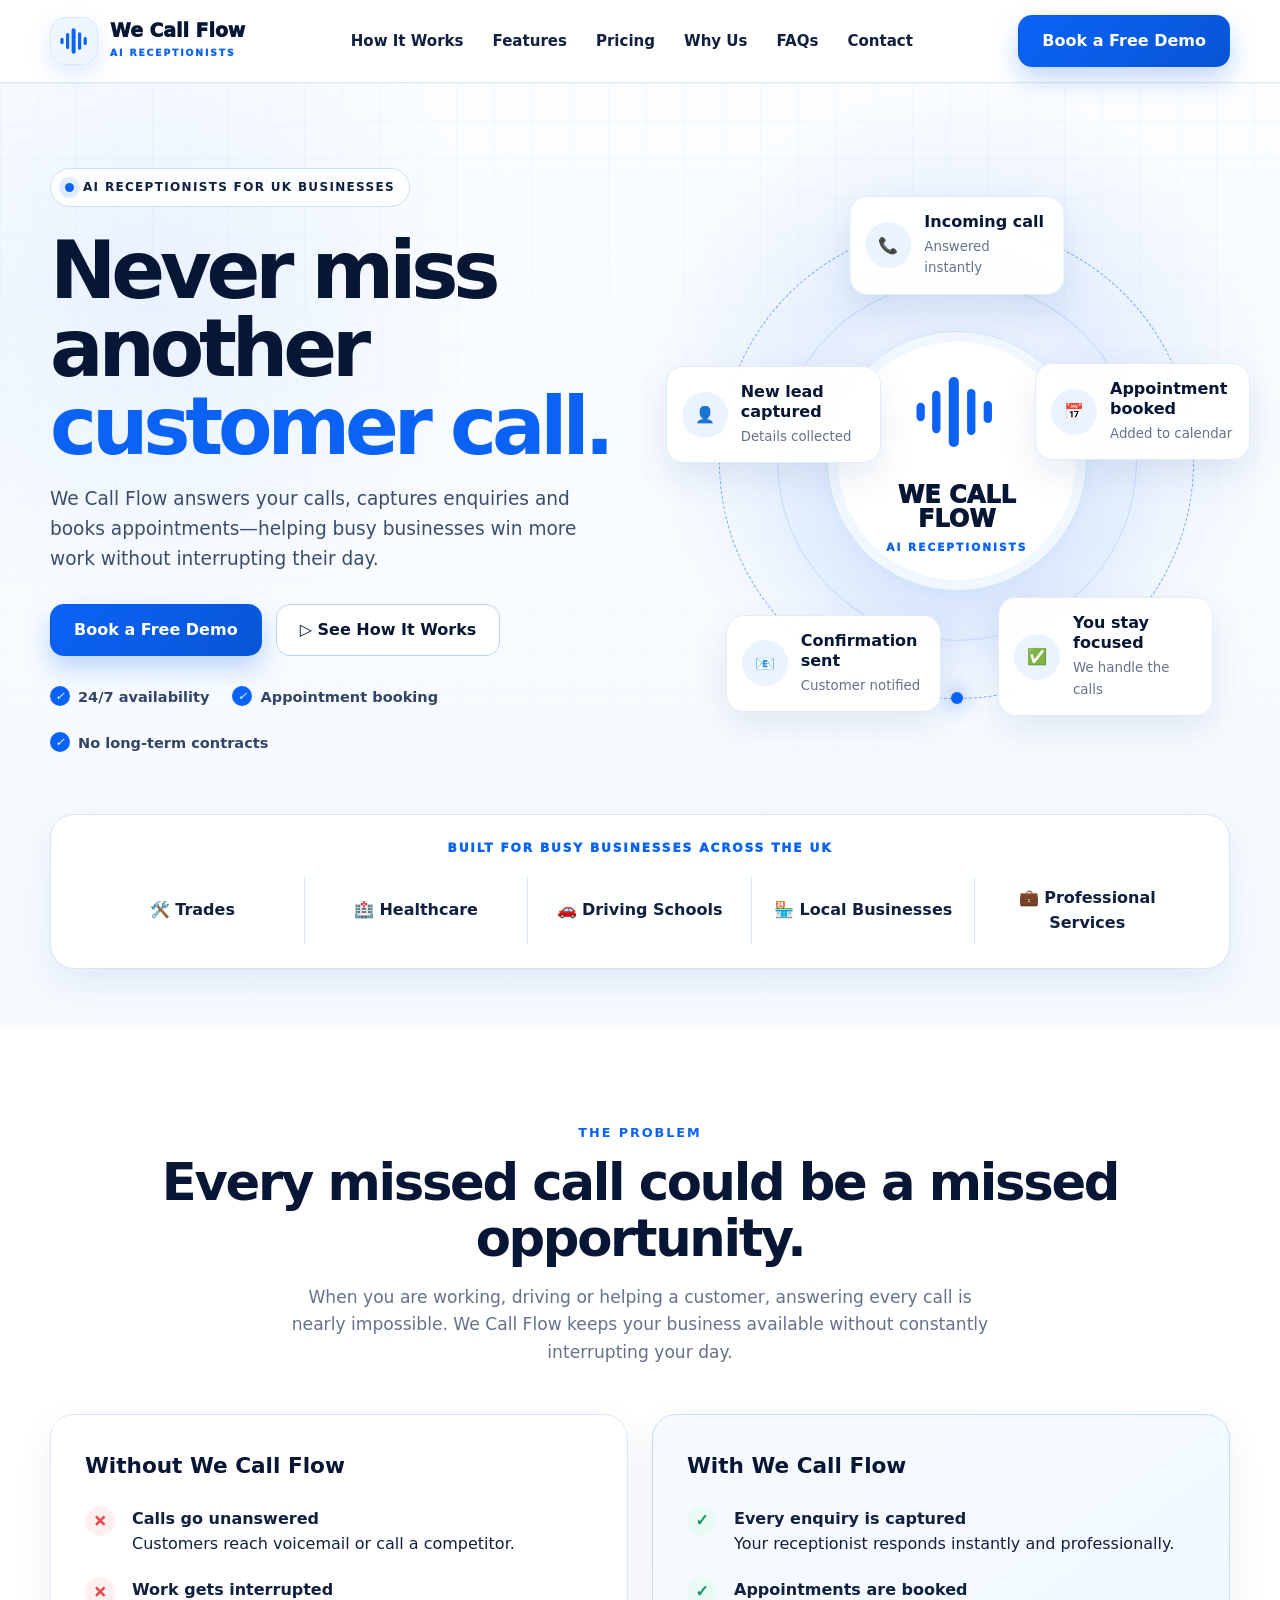
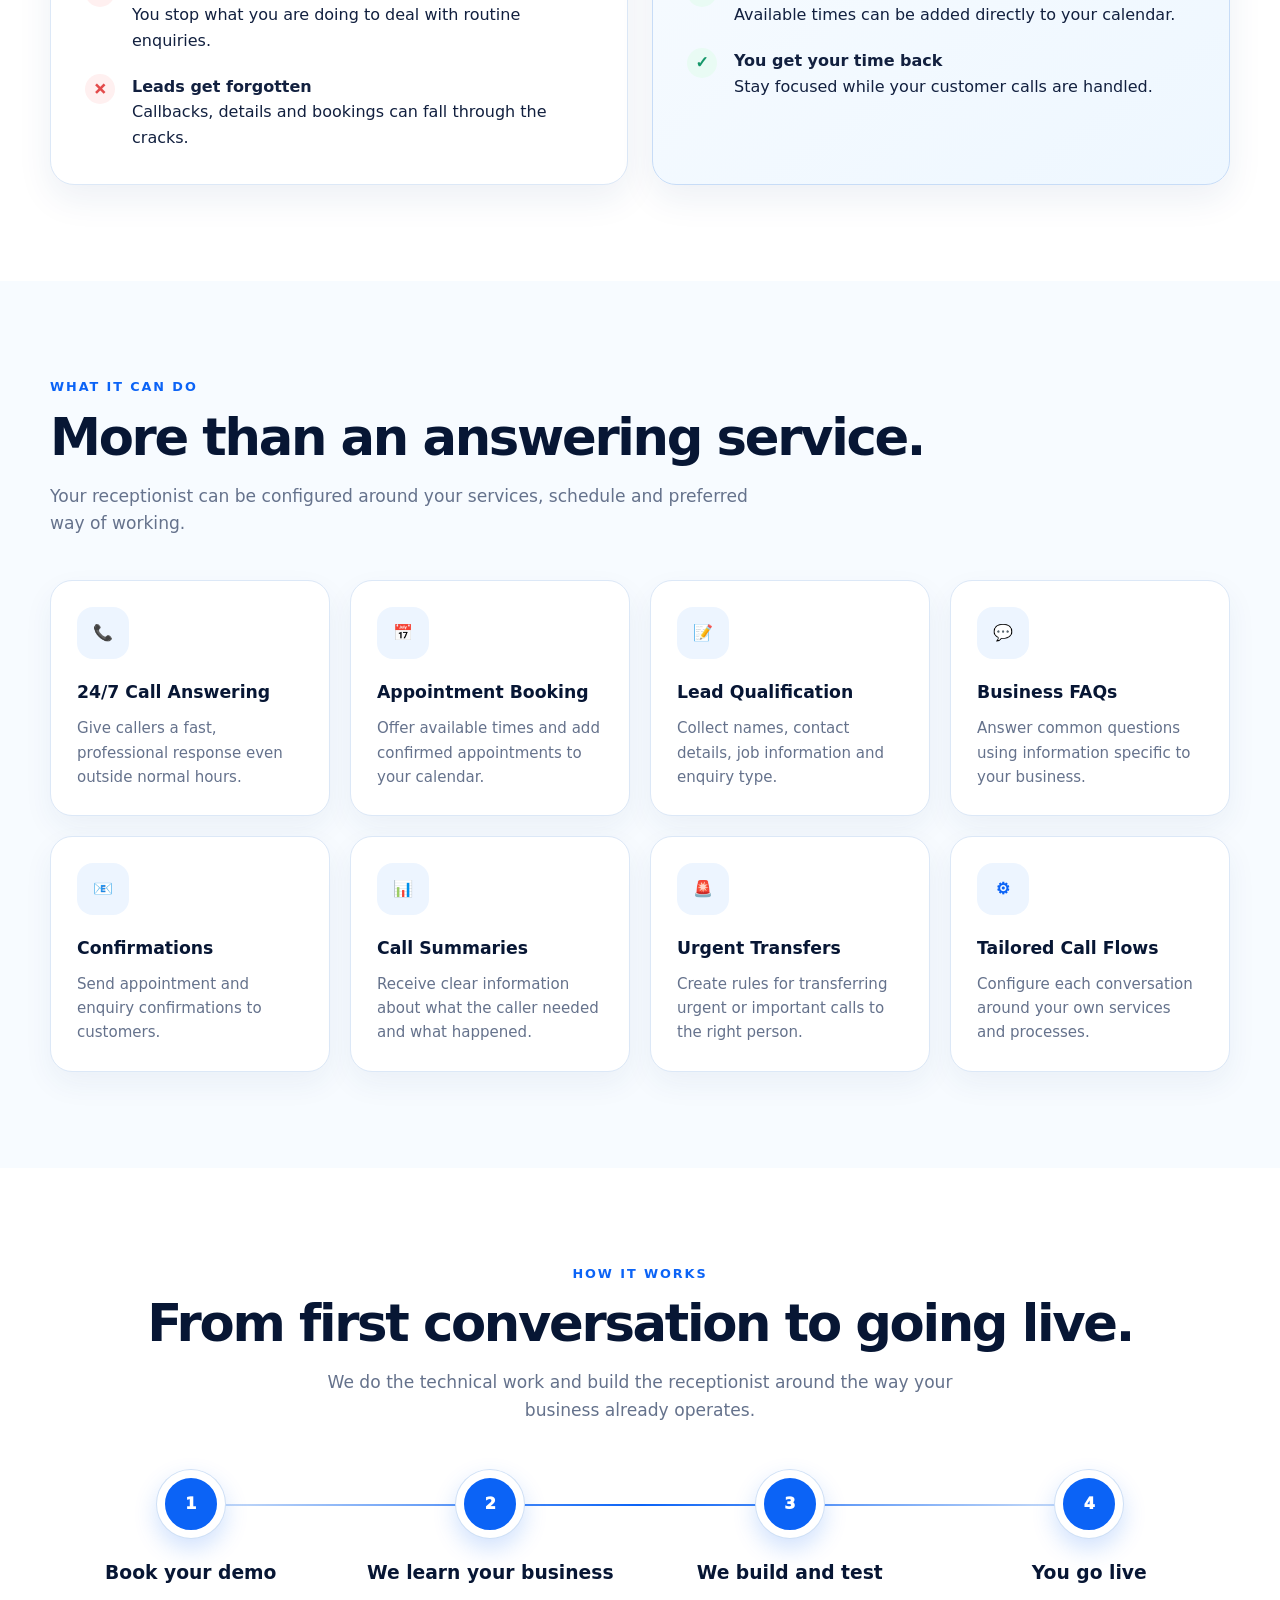
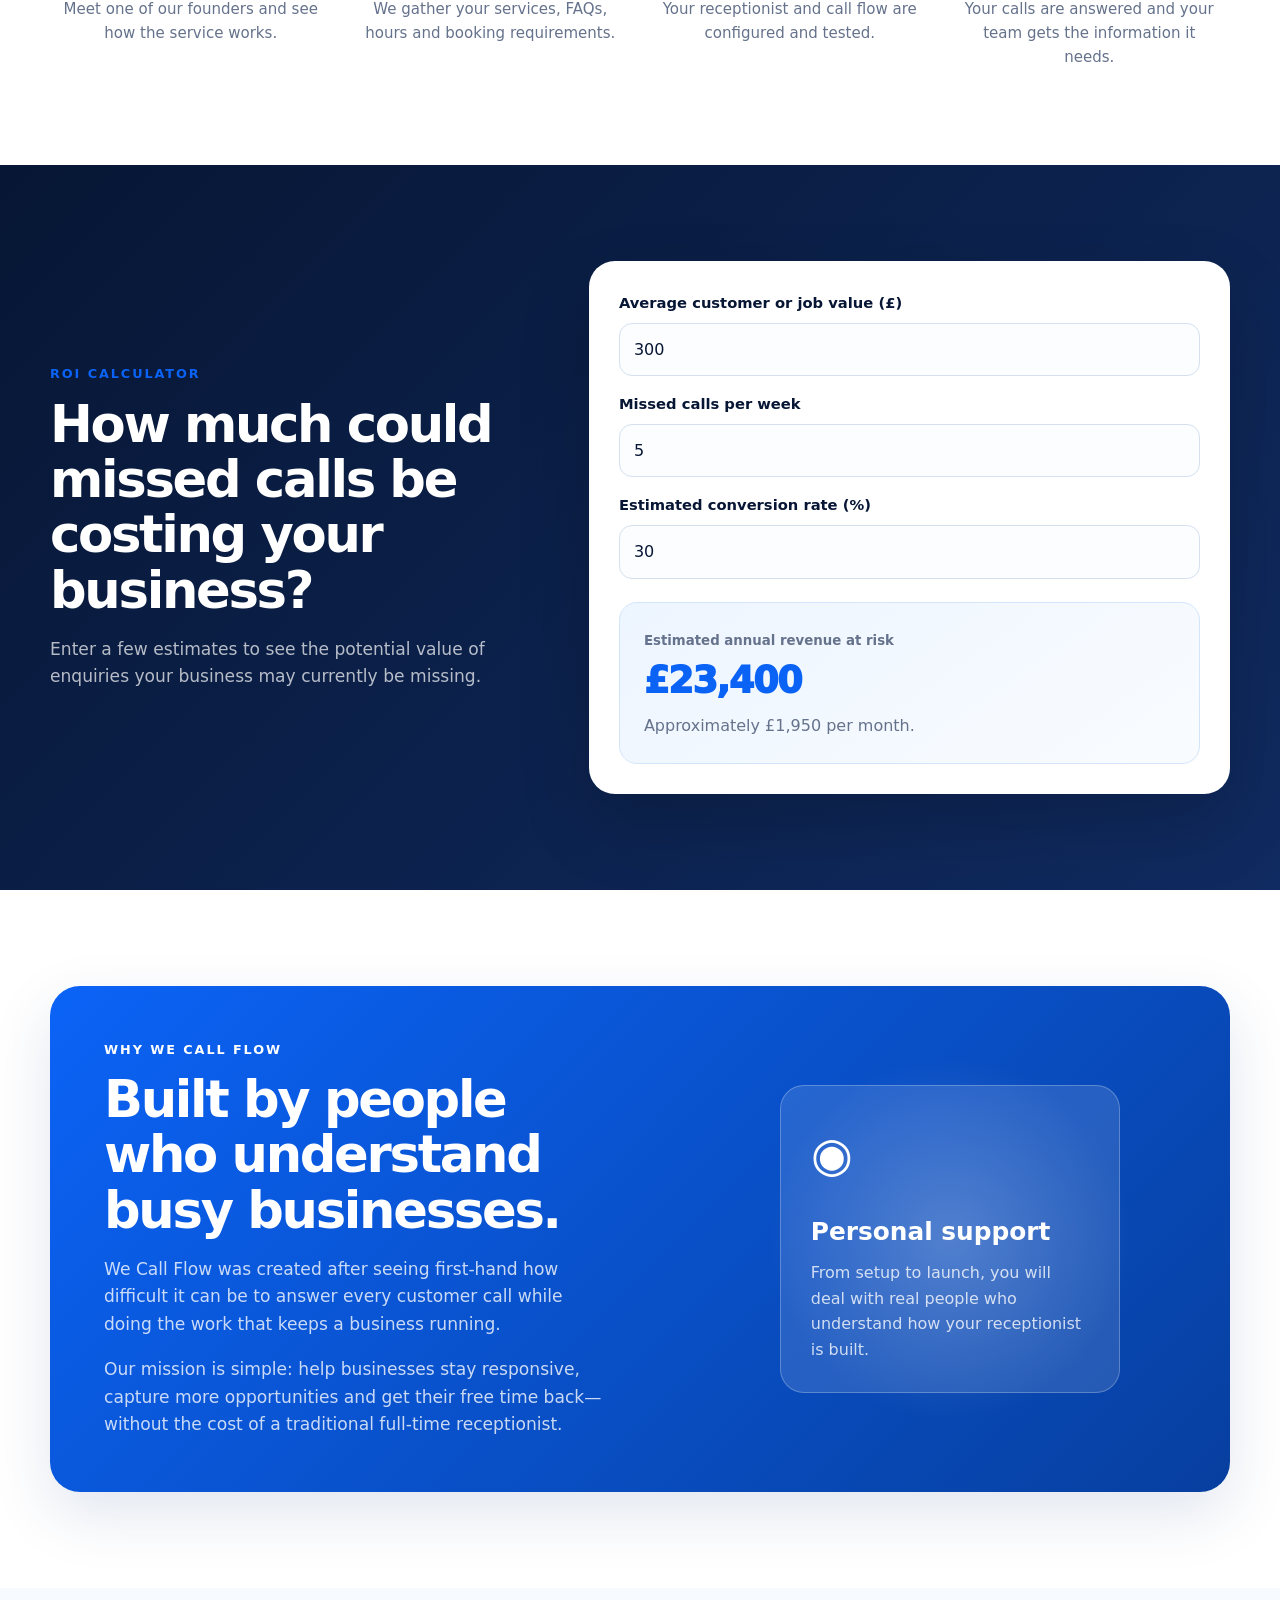
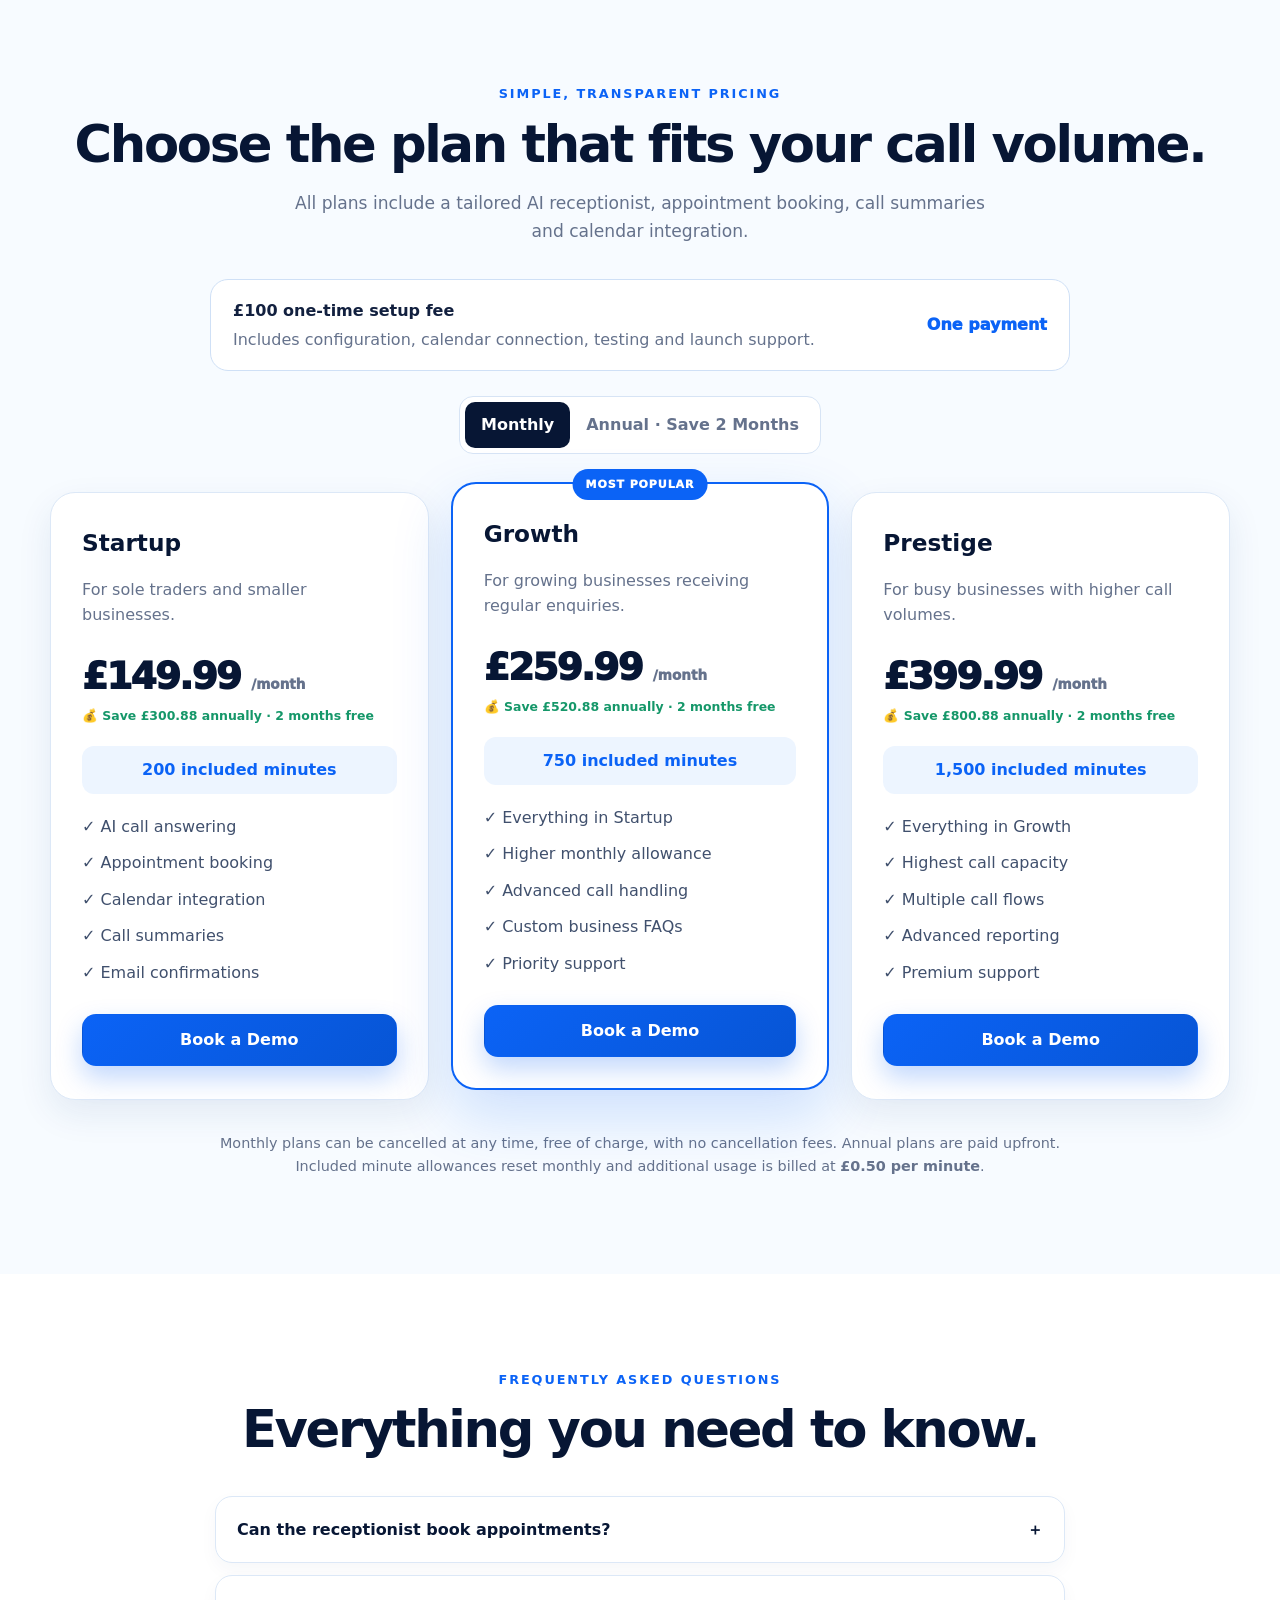
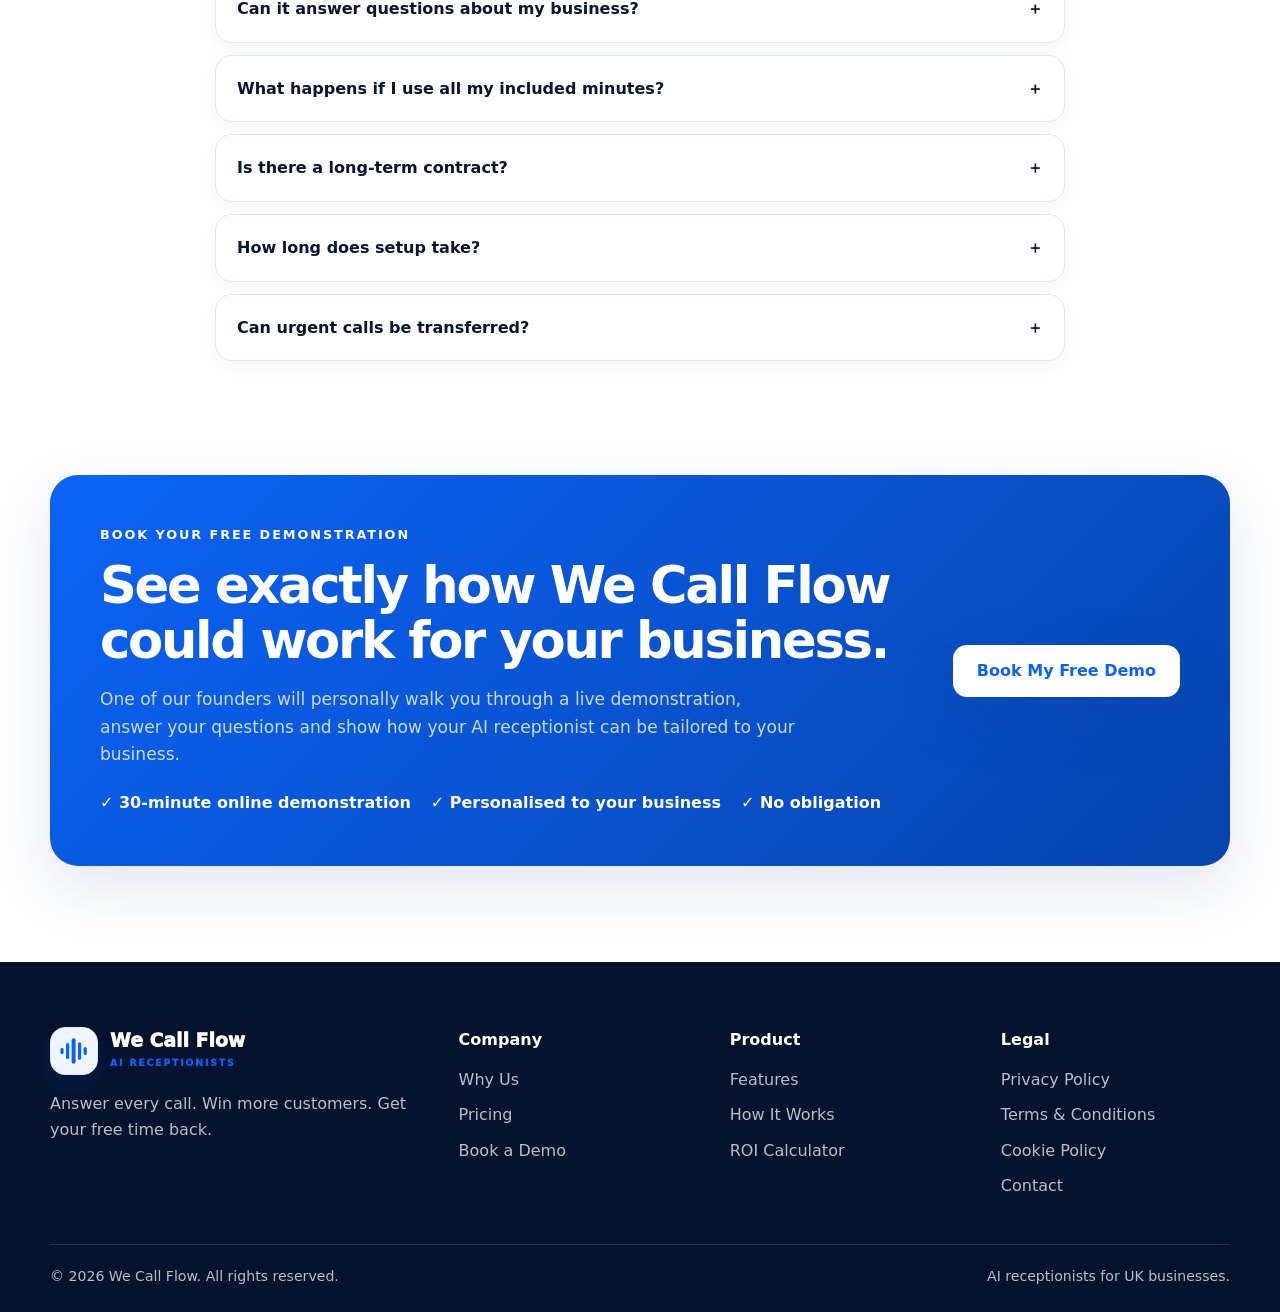
<file: index.html>
<!DOCTYPE html>
<html lang="en">
<head>
<meta charset="UTF-8">
<meta name="viewport" content="width=device-width,initial-scale=1">
<meta name="description" content="We Call Flow provides AI receptionists that answer calls, capture enquiries and book appointments for UK businesses.">
<title>We Call Flow | AI Receptionists for UK Businesses</title>
<link rel="icon" type="image/png" href="images/we-call-flow-favicon.png">
<style>
:root{--navy:#071634;--blue:#0b63f6;--blue2:#4d8eff;--text:#12203f;--muted:#65728c;--line:#dce8f7;--sky:#f5f9ff;--green:#159769;--shadow:0 22px 60px rgba(24,65,130,.13);--r:24px;--max:1180px}*{box-sizing:border-box}html{scroll-behavior:smooth}body{margin:0;font-family:Inter,system-ui,-apple-system,"Segoe UI",sans-serif;color:var(--text);line-height:1.6;background:#fff;overflow-x:hidden}a{text-decoration:none;color:inherit}button,input,select,textarea{font:inherit}.container{width:min(calc(100% - 36px),var(--max));margin:auto}.section{padding:96px 0}.kicker{margin:0 0 12px;color:var(--blue);font-size:.8rem;font-weight:900;letter-spacing:.15em;text-transform:uppercase}.title{margin:0;color:var(--navy);font-size:clamp(2rem,4vw,3.55rem);line-height:1.08;letter-spacing:-.045em}.copy{max-width:700px;margin:18px 0 0;color:var(--muted);font-size:1.07rem}.center{text-align:center}.copy.center{margin-inline:auto}.header{position:sticky;top:0;z-index:50;background:rgba(255,255,255,.9);backdrop-filter:blur(16px);border-bottom:1px solid var(--line)}.nav{height:82px;display:flex;align-items:center;justify-content:space-between;gap:24px}.brand{display:flex;align-items:center;gap:12px}.mark{width:48px;height:48px;border-radius:15px;display:grid;place-items:center;background:#eff6ff;border:1px solid #d9e8ff;box-shadow:0 10px 24px rgba(11,99,246,.13)}.brand-name{display:block;font-size:1.18rem;font-weight:950;color:var(--navy);line-height:1}.brand-sub{display:block;margin-top:6px;color:var(--blue);font-size:.58rem;font-weight:950;letter-spacing:.2em}.links{display:flex;gap:29px;font-weight:760;font-size:.94rem}.links a:hover{color:var(--blue)}.btn{display:inline-flex;align-items:center;justify-content:center;gap:9px;min-height:52px;padding:0 23px;border:1px solid transparent;border-radius:14px;font-weight:900;transition:.22s;cursor:pointer}.btn:hover{transform:translateY(-2px)}.primary{color:#fff;background:linear-gradient(135deg,var(--blue),#0755d5);box-shadow:0 12px 26px rgba(11,99,246,.25)}.outline{background:#fff;border-color:#bdd3f3;color:var(--navy)}.light{background:#fff;color:var(--blue);box-shadow:var(--shadow)}.menu{display:none;width:43px;height:43px;border:1px solid var(--line);border-radius:13px;background:#fff;padding:10px}.menu span{display:block;height:2px;background:var(--navy);margin:5px 0}.hero{position:relative;overflow:hidden;padding:85px 0 58px;background:radial-gradient(circle at 75% 34%,rgba(11,99,246,.16),transparent 28%),radial-gradient(circle at 12% 22%,rgba(125,178,255,.14),transparent 25%),linear-gradient(180deg,#fbfdff,#f5faff)}.hero:before{content:"";position:absolute;inset:0;pointer-events:none;background-image:linear-gradient(rgba(11,99,246,.035) 1px,transparent 1px),linear-gradient(90deg,rgba(11,99,246,.035) 1px,transparent 1px);background-size:38px 38px;mask-image:linear-gradient(#000,transparent 82%)}.hero-grid{position:relative;z-index:2;display:grid;grid-template-columns:1.02fr .98fr;gap:65px;align-items:center}.eyebrow{display:inline-flex;align-items:center;gap:9px;padding:9px 14px;border:1px solid #cfdef3;border-radius:999px;background:rgba(255,255,255,.8);font-size:.75rem;font-weight:900;letter-spacing:.11em;text-transform:uppercase}.dot{width:9px;height:9px;border-radius:50%;background:var(--blue);box-shadow:0 0 0 6px rgba(11,99,246,.11)}h1{margin:25px 0 19px;color:var(--navy);font-size:clamp(3.2rem,6.2vw,6rem);line-height:.98;letter-spacing:-.065em}h1 span{color:var(--blue)}.hero-copy{max-width:630px;color:#3c4d6c;font-size:1.16rem}.actions{display:flex;gap:14px;flex-wrap:wrap;margin-top:30px}.points{display:flex;gap:23px;flex-wrap:wrap;margin-top:29px;font-weight:800;font-size:.91rem;color:#334566}.points span{display:flex;align-items:center;gap:8px}.tick{width:20px;height:20px;border-radius:50%;display:grid;place-items:center;background:var(--blue);color:#fff;font-size:.72rem}.visual{position:relative;min-height:570px;display:grid;place-items:center}.orbit{position:absolute;width:min(475px,90vw);aspect-ratio:1;border-radius:50%;border:1px dashed rgba(11,99,246,.55);animation:spin 34s linear infinite}.orbit:before,.orbit:after{content:"";position:absolute;width:12px;height:12px;border-radius:50%;background:var(--blue);box-shadow:0 0 20px rgba(11,99,246,.8)}.orbit:before{top:-6px;left:50%;transform:translateX(-50%)}.orbit:after{bottom:-6px;left:50%;transform:translateX(-50%)}.glow{position:absolute;width:360px;aspect-ratio:1;border-radius:50%;border:1px solid rgba(11,99,246,.14);background:radial-gradient(circle,rgba(11,99,246,.12),rgba(255,255,255,.5) 55%,transparent 72%)}.core{position:relative;z-index:3;width:260px;aspect-ratio:1;border-radius:50%;display:grid;place-items:center;text-align:center;padding:33px;background:#fff;border:1px solid #d4e4f8;box-shadow:0 28px 80px rgba(11,99,246,.18),inset 0 0 0 10px rgba(238,246,255,.8);animation:pulse 4s ease-in-out infinite}.core-title{margin-top:17px;color:var(--navy);font-weight:950;font-size:1.5rem;line-height:1}.core-sub{margin-top:8px;color:var(--blue);font-size:.66rem;font-weight:950;letter-spacing:.19em}.flow-card{position:absolute;z-index:4;width:215px;min-height:92px;padding:15px;display:flex;align-items:center;gap:13px;border-radius:18px;background:rgba(255,255,255,.97);border:1px solid #e2ebf7;box-shadow:0 14px 35px rgba(24,65,130,.1);animation:float 5s ease-in-out infinite}.flow-card:nth-of-type(even){animation-delay:-2.2s}.ico{flex:0 0 46px;width:46px;height:46px;border-radius:50%;display:grid;place-items:center;background:#eaf3ff;color:var(--blue);font-weight:950}.flow-card strong{display:block;color:var(--navy);line-height:1.25}.flow-card small{display:block;color:var(--muted);margin-top:4px}.call{top:20px;left:50%;transform:translateX(-50%)}.lead{left:-18px;top:190px}.book{right:-20px;top:187px}.sent{left:42px;bottom:34px}.focus{right:17px;bottom:30px}.trust{position:relative;z-index:2;margin-top:60px;padding:24px 30px;border:1px solid #d6e4f6;border-radius:24px;background:rgba(255,255,255,.92);box-shadow:0 14px 35px rgba(24,65,130,.09)}.trust-title{text-align:center;color:var(--blue);font-size:.76rem;font-weight:950;letter-spacing:.15em;text-transform:uppercase;margin-bottom:18px}.trust-items{display:grid;grid-template-columns:repeat(5,1fr)}.trust-item{display:flex;justify-content:center;align-items:center;gap:9px;padding:8px 12px;border-right:1px solid var(--line);font-weight:850;text-align:center}.trust-item:last-child{border:0}.comparison{display:grid;grid-template-columns:1fr 1fr;gap:24px;margin-top:48px}.panel{padding:34px;border:1px solid var(--line);border-radius:var(--r);background:#fff;box-shadow:0 14px 35px rgba(24,65,130,.08)}.panel.good{background:linear-gradient(145deg,#f7fbff,#eef7ff);border-color:#c7dcf7}.panel h3{margin:0 0 22px;color:var(--navy);font-size:1.35rem}.compare-list{list-style:none;margin:0;padding:0;display:grid;gap:20px}.compare-list li{display:grid;grid-template-columns:35px 1fr;gap:12px}.badge{width:30px;height:30px;border-radius:50%;display:grid;place-items:center;font-weight:950}.bad{background:#fff0f0;color:#e34b4b}.goodb{background:#e9fbf4;color:var(--green)}.features{background:#f7fbff}.feature-grid{display:grid;grid-template-columns:repeat(4,1fr);gap:20px;margin-top:42px}.feature{min-height:225px;padding:26px;border:1px solid var(--line);border-radius:22px;background:#fff;box-shadow:0 12px 30px rgba(27,66,123,.06);transition:.23s}.feature:hover{transform:translateY(-6px);box-shadow:var(--shadow)}.feature-icon{width:52px;height:52px;border-radius:16px;display:grid;place-items:center;background:#edf5ff;color:var(--blue);font-weight:950;margin-bottom:20px}.feature h3{margin:0;color:var(--navy);font-size:1.08rem}.feature p{margin:10px 0 0;color:var(--muted);font-size:.94rem}.steps{position:relative;display:grid;grid-template-columns:repeat(4,1fr);gap:18px;margin-top:46px}.steps:before{content:"";position:absolute;top:34px;left:10%;right:10%;height:2px;background:linear-gradient(90deg,#dbe8f8,var(--blue),#dbe8f8)}.step{position:relative;z-index:1;text-align:center;padding:0 10px}.num{width:68px;height:68px;margin:0 auto 20px;border-radius:50%;display:grid;place-items:center;background:var(--blue);color:#fff;border:8px solid #fff;box-shadow:0 0 0 1px #cfe0f5,0 10px 24px rgba(11,99,246,.2);font-weight:950}.step h3{margin:0;color:var(--navy)}.step p{margin:9px 0 0;color:var(--muted);font-size:.94rem}.roi{background:linear-gradient(135deg,#071634,#102b61)}.roi-grid{display:grid;grid-template-columns:.85fr 1.15fr;gap:65px;align-items:center}.roi .title,.roi .copy{color:#fff}.roi .copy{color:rgba(255,255,255,.7)}.calculator{padding:30px;border-radius:26px;background:#fff;box-shadow:0 30px 70px rgba(0,0,0,.18)}.field{display:grid;gap:8px;margin-bottom:16px}.field label{font-weight:850;color:var(--navy);font-size:.92rem}.field input,.booking-form input,.booking-form select,.booking-form textarea{width:100%;padding:13px 14px;border:1px solid #d5e1f0;border-radius:13px;background:#fbfdff;color:var(--navy);outline:none}.field input:focus,.booking-form input:focus,.booking-form select:focus,.booking-form textarea:focus{border-color:var(--blue);box-shadow:0 0 0 4px rgba(11,99,246,.1)}.result{margin-top:23px;padding:24px;border:1px solid #d3e5fb;border-radius:18px;background:linear-gradient(145deg,#edf5ff,#f9fcff)}.result small{color:var(--muted);font-weight:800}.result-number{font-size:2.3rem;font-weight:950;color:var(--blue);letter-spacing:-.04em}.result p{margin:2px 0 0;color:var(--muted)}.about-card{display:grid;grid-template-columns:1.05fr .95fr;overflow:hidden;border-radius:30px;background:linear-gradient(135deg,#0b63f6,#073f9f);box-shadow:var(--shadow)}.about-copy{padding:54px}.about-card .kicker,.about-card .title,.about-card .copy{color:#fff}.about-card .copy{color:rgba(255,255,255,.78)}.about-visual{min-height:400px;padding:42px;display:grid;place-items:center;background:radial-gradient(circle,rgba(255,255,255,.2),transparent 48%)}.support{max-width:340px;padding:30px;border:1px solid rgba(255,255,255,.25);border-radius:24px;background:rgba(255,255,255,.12);color:#fff}.support h3{font-size:1.55rem;margin:20px 0 8px}.support p{margin:0;color:rgba(255,255,255,.78)}.pricing{background:#f7fbff}.setup{max-width:860px;margin:34px auto 24px;padding:18px 22px;border:1px solid #cfe0f6;border-radius:18px;background:#fff;display:flex;justify-content:space-between;gap:20px;align-items:center}.setup p{margin:3px 0 0;color:var(--muted)}.toggle{width:max-content;margin:25px auto 38px;padding:5px;border:1px solid #d7e4f5;border-radius:14px;background:#fff}.toggle button{border:0;background:transparent;padding:10px 16px;border-radius:10px;font-weight:850;color:var(--muted);cursor:pointer}.toggle .active{background:var(--navy);color:#fff}.pricing-grid{display:grid;grid-template-columns:repeat(3,1fr);gap:22px}.price-card{position:relative;padding:31px;border:1px solid var(--line);border-radius:25px;background:#fff;box-shadow:0 14px 35px rgba(24,65,130,.09)}.price-card.popular{transform:translateY(-10px);border:2px solid var(--blue);box-shadow:0 25px 60px rgba(11,99,246,.18)}.popular-tag{position:absolute;top:-15px;left:50%;transform:translateX(-50%);padding:7px 13px;border-radius:999px;background:var(--blue);color:#fff;font-size:.69rem;font-weight:950;letter-spacing:.08em;white-space:nowrap}.price-card h3{margin:0;color:var(--navy);font-size:1.45rem}.price-sub{min-height:48px;color:var(--muted)}.price{margin-top:18px;color:var(--navy);font-size:2.35rem;font-weight:950;letter-spacing:-.05em}.price small{font-size:.85rem;color:var(--muted);letter-spacing:0}.saving{display:block;color:var(--green);font-size:.78rem;font-weight:850}.minutes{margin:20px 0;padding:11px 12px;border-radius:12px;background:#edf5ff;color:var(--blue);font-weight:900;text-align:center}.price-list{list-style:none;margin:0 0 28px;padding:0;display:grid;gap:11px;color:#40506d}.price-card .btn{width:100%}.pricing-note{max-width:850px;margin:32px auto 0;text-align:center;color:var(--muted);font-size:.9rem}.faq-list{max-width:850px;margin:38px auto 0;display:grid;gap:12px}details{padding:0 21px;border:1px solid var(--line);border-radius:17px;background:#fff;box-shadow:0 7px 18px rgba(20,59,111,.04)}summary{display:flex;justify-content:space-between;gap:20px;cursor:pointer;list-style:none;padding:20px 0;font-weight:900;color:var(--navy)}summary::-webkit-details-marker{display:none}details p{margin:0;padding:0 0 20px;color:var(--muted)}.demo{padding-top:18px}.demo-card{display:grid;grid-template-columns:1fr auto;align-items:center;gap:36px;padding:50px;border-radius:28px;background:linear-gradient(135deg,#0b63f6,#0744ad);box-shadow:var(--shadow)}.demo-card .kicker,.demo-card .title,.demo-card .copy{color:#fff}.demo-card .copy{color:rgba(255,255,255,.78)}.demo-points{display:flex;gap:20px;flex-wrap:wrap;margin-top:22px;color:#fff;font-weight:800}footer{padding:65px 0 25px;background:#06132e;color:rgba(255,255,255,.72)}.footer-grid{display:grid;grid-template-columns:1.6fr repeat(3,1fr);gap:42px}.footer-title{margin-bottom:14px;color:#fff;font-weight:900}.footer-links{display:grid;gap:10px}.footer-links a:hover{color:#fff}.footer-bottom{margin-top:45px;padding-top:20px;border-top:1px solid rgba(255,255,255,.12);display:flex;justify-content:space-between;gap:20px;font-size:.88rem}.reveal{opacity:0;transform:translateY(24px);transition:.7s}.reveal.visible{opacity:1;transform:none}@keyframes spin{to{transform:rotate(360deg)}}@keyframes float{0%,100%{translate:0 0}50%{translate:0 -9px}}@keyframes pulse{50%{transform:scale(1.025)}}
@media(max-width:1050px){.links{display:none}.menu{display:block}.links.open{display:flex;position:absolute;top:82px;left:18px;right:18px;flex-direction:column;align-items:flex-start;padding:22px;background:#fff;border:1px solid var(--line);border-radius:18px;box-shadow:var(--shadow)}.nav>.btn{display:none}.hero-grid,.roi-grid,.about-card,.booking-card{grid-template-columns:1fr}.feature-grid{grid-template-columns:repeat(2,1fr)}.pricing-grid{grid-template-columns:1fr;max-width:650px;margin:auto}.price-card.popular{transform:none}.trust-items{grid-template-columns:repeat(2,1fr)}.trust-item{border-right:0;border-bottom:1px solid var(--line)}.trust-item:last-child{grid-column:1/-1}.footer-grid{grid-template-columns:1.4fr 1fr 1fr}}
@media(max-width:760px){.section{padding:75px 0}.hero{padding-top:55px}.visual{min-height:540px;transform:scale(.86);margin-inline:-45px}.lead{left:0}.book{right:0}.sent{left:20px}.focus{right:8px}.comparison,.feature-grid,.steps{grid-template-columns:1fr}.steps:before{display:none}.about-copy,.about-visual{padding:34px}.demo-card{grid-template-columns:1fr;padding:35px}.booking-form{grid-template-columns:1fr}.booking-form>*{grid-column:1/-1}.footer-grid{grid-template-columns:1fr 1fr}.footer-grid>div:first-child{grid-column:1/-1}.footer-bottom{flex-direction:column}}
@media(max-width:520px){.container{width:min(calc(100% - 24px),var(--max))}.brand-sub{display:none}.brand-name{font-size:1rem}.mark{width:42px;height:42px}h1{font-size:clamp(3rem,14vw,4.4rem)}.actions .btn{width:100%}.visual{min-height:480px;transform:scale(.7);margin-inline:-90px}.trust-items{grid-template-columns:1fr}.trust-item:last-child{grid-column:auto}.panel,.calculator,.price-card,.booking-card{padding:24px}.setup{align-items:flex-start;flex-direction:column}.footer-grid{grid-template-columns:1fr}.footer-grid>div:first-child{grid-column:auto}}

.referral-popup{position:fixed;inset:0;z-index:9999;display:grid;place-items:center;padding:20px;opacity:0;visibility:hidden;pointer-events:none;transition:opacity .25s ease,visibility .25s ease}.referral-popup.open{opacity:1;visibility:visible;pointer-events:auto}.referral-backdrop{position:absolute;inset:0;background:rgba(6,19,46,.7);backdrop-filter:blur(7px)}.referral-card{position:relative;z-index:1;width:min(100%,500px);padding:38px;border:1px solid rgba(220,232,247,.95);border-radius:27px;background:#fff;box-shadow:0 30px 90px rgba(6,19,46,.32);text-align:center;transform:translateY(24px) scale(.97);transition:transform .3s ease}.referral-popup.open .referral-card{transform:none}.referral-close{position:absolute;top:14px;right:16px;width:39px;height:39px;border:0;border-radius:50%;background:#eef6ff;color:var(--navy);font-size:1.55rem;line-height:1;cursor:pointer}.referral-icon{width:70px;height:70px;margin:0 auto 17px;display:grid;place-items:center;border-radius:21px;background:#eef6ff;font-size:2rem}.referral-label{margin:0 0 8px;color:var(--blue);font-size:.76rem;font-weight:950;letter-spacing:.14em;text-transform:uppercase}.referral-card h2{margin:0;color:var(--navy);font-size:clamp(1.9rem,5vw,2.55rem);line-height:1.05;letter-spacing:-.045em}.referral-card p{margin:16px auto 0;color:var(--muted);line-height:1.65}.referral-benefits{margin:23px 0;display:grid;gap:9px;text-align:left}.referral-benefit{padding:12px 14px;border:1px solid #cfe0f6;border-radius:13px;background:#f3f8ff;color:var(--navy);font-weight:850}.referral-card .btn{width:100%}.referral-later{margin-top:12px;border:0;background:transparent;color:var(--muted);font-weight:800;cursor:pointer}.referral-small{display:block;margin-top:18px;color:#7b879e;line-height:1.45}.popup-open{overflow:hidden}.hero .btn,.header .btn,.header a{position:relative;z-index:3}@media(max-width:520px){.referral-card{padding:33px 23px 27px}}
</style>
</head>
<body>
<header class="header"><div class="container nav"><a class="brand" href="#home"><span class="mark"><svg width="32" height="32" viewBox="0 0 40 40" fill="none"><rect x="3" y="16" width="4" height="8" rx="2" fill="#0B63F6"/><rect x="10" y="10" width="4" height="20" rx="2" fill="#0B63F6"/><rect x="17" y="4" width="5" height="32" rx="2.5" fill="#0B63F6"/><rect x="25" y="9" width="4" height="22" rx="2" fill="#0B63F6"/><rect x="32" y="15" width="4" height="10" rx="2" fill="#0B63F6"/></svg></span><span><span class="brand-name">We Call Flow</span><span class="brand-sub">AI RECEPTIONISTS</span></span></a><nav class="links" id="links"><a href="#how">How It Works</a><a href="#features">Features</a><a href="#pricing">Pricing</a><a href="#about">Why Us</a><a href="#faq">FAQs</a><a href="contact.html">Contact</a></nav><a class="btn primary" href="https://cal.com/wecallflow/consultation" target="_blank" rel="noopener noreferrer">Book a Free Demo</a><button class="menu" id="menu" type="button" aria-label="Open menu" aria-controls="links" aria-expanded="false"><span></span><span></span><span></span></button></div></header>
<main>
<section class="hero" id="home"><div class="container hero-grid"><div class="reveal"><div class="eyebrow"><span class="dot"></span>AI receptionists for UK businesses</div><h1>Never miss another <span>customer call.</span></h1><p class="hero-copy">We Call Flow answers your calls, captures enquiries and books appointments—helping busy businesses win more work without interrupting their day.</p><div class="actions"><a class="btn primary" href="https://cal.com/wecallflow/consultation" target="_blank" rel="noopener noreferrer">Book a Free Demo</a><a class="btn outline" href="#how">▷ See How It Works</a></div><div class="points"><span><i class="tick">✓</i>24/7 availability</span><span><i class="tick">✓</i>Appointment booking</span><span><i class="tick">✓</i>No long-term contracts</span></div></div><div class="visual reveal"><div class="orbit"></div><div class="glow"></div><div class="core"><div><svg width="92" height="92" viewBox="0 0 100 100" fill="none" style="margin:auto"><rect x="6" y="40" width="9" height="20" rx="4.5" fill="#0B63F6"/><rect x="23" y="27" width="9" height="46" rx="4.5" fill="#0B63F6"/><rect x="41" y="12" width="11" height="76" rx="5.5" fill="#0B63F6"/><rect x="61" y="25" width="9" height="50" rx="4.5" fill="#0B63F6"/><rect x="79" y="38" width="9" height="24" rx="4.5" fill="#0B63F6"/></svg><div class="core-title">WE CALL FLOW</div><div class="core-sub">AI RECEPTIONISTS</div></div></div><div class="flow-card call"><span class="ico">📞</span><span><strong>Incoming call</strong><small>Answered instantly</small></span></div><div class="flow-card lead"><span class="ico">👤</span><span><strong>New lead captured</strong><small>Details collected</small></span></div><div class="flow-card book"><span class="ico">📅</span><span><strong>Appointment booked</strong><small>Added to calendar</small></span></div><div class="flow-card sent"><span class="ico">📧</span><span><strong>Confirmation sent</strong><small>Customer notified</small></span></div><div class="flow-card focus"><span class="ico">✅</span><span><strong>You stay focused</strong><small>We handle the calls</small></span></div></div></div><div class="container trust reveal"><div class="trust-title">Built for busy businesses across the UK</div><div class="trust-items"><div class="trust-item">🛠️ Trades</div><div class="trust-item">🏥 Healthcare</div><div class="trust-item">🚗 Driving Schools</div><div class="trust-item">🏪 Local Businesses</div><div class="trust-item">💼 Professional Services</div></div></div></section>
<section class="section"><div class="container"><p class="kicker center">The problem</p><h2 class="title center">Every missed call could be a missed opportunity.</h2><p class="copy center">When you are working, driving or helping a customer, answering every call is nearly impossible. We Call Flow keeps your business available without constantly interrupting your day.</p><div class="comparison reveal"><article class="panel"><h3>Without We Call Flow</h3><ul class="compare-list"><li><span class="badge bad">×</span><span><b>Calls go unanswered</b><br>Customers reach voicemail or call a competitor.</span></li><li><span class="badge bad">×</span><span><b>Work gets interrupted</b><br>You stop what you are doing to deal with routine enquiries.</span></li><li><span class="badge bad">×</span><span><b>Leads get forgotten</b><br>Callbacks, details and bookings can fall through the cracks.</span></li></ul></article><article class="panel good"><h3>With We Call Flow</h3><ul class="compare-list"><li><span class="badge goodb">✓</span><span><b>Every enquiry is captured</b><br>Your receptionist responds instantly and professionally.</span></li><li><span class="badge goodb">✓</span><span><b>Appointments are booked</b><br>Available times can be added directly to your calendar.</span></li><li><span class="badge goodb">✓</span><span><b>You get your time back</b><br>Stay focused while your customer calls are handled.</span></li></ul></article></div></div></section>
<section class="section features" id="features"><div class="container"><p class="kicker">What it can do</p><h2 class="title">More than an answering service.</h2><p class="copy">Your receptionist can be configured around your services, schedule and preferred way of working.</p><div class="feature-grid reveal"><article class="feature"><div class="feature-icon">📞</div><h3>24/7 Call Answering</h3><p>Give callers a fast, professional response even outside normal hours.</p></article><article class="feature"><div class="feature-icon">📅</div><h3>Appointment Booking</h3><p>Offer available times and add confirmed appointments to your calendar.</p></article><article class="feature"><div class="feature-icon">📝</div><h3>Lead Qualification</h3><p>Collect names, contact details, job information and enquiry type.</p></article><article class="feature"><div class="feature-icon">💬</div><h3>Business FAQs</h3><p>Answer common questions using information specific to your business.</p></article><article class="feature"><div class="feature-icon">📧</div><h3>Confirmations</h3><p>Send appointment and enquiry confirmations to customers.</p></article><article class="feature"><div class="feature-icon">📊</div><h3>Call Summaries</h3><p>Receive clear information about what the caller needed and what happened.</p></article><article class="feature"><div class="feature-icon">🚨</div><h3>Urgent Transfers</h3><p>Create rules for transferring urgent or important calls to the right person.</p></article><article class="feature"><div class="feature-icon">⚙️</div><h3>Tailored Call Flows</h3><p>Configure each conversation around your own services and processes.</p></article></div></div></section>
<section class="section" id="how"><div class="container"><p class="kicker center">How it works</p><h2 class="title center">From first conversation to going live.</h2><p class="copy center">We do the technical work and build the receptionist around the way your business already operates.</p><div class="steps reveal"><article class="step"><div class="num">1</div><h3>Book your demo</h3><p>Meet one of our founders and see how the service works.</p></article><article class="step"><div class="num">2</div><h3>We learn your business</h3><p>We gather your services, FAQs, hours and booking requirements.</p></article><article class="step"><div class="num">3</div><h3>We build and test</h3><p>Your receptionist and call flow are configured and tested.</p></article><article class="step"><div class="num">4</div><h3>You go live</h3><p>Your calls are answered and your team gets the information it needs.</p></article></div></div></section>
<section class="section roi" id="roi"><div class="container roi-grid"><div class="reveal"><p class="kicker">ROI calculator</p><h2 class="title">How much could missed calls be costing your business?</h2><p class="copy">Enter a few estimates to see the potential value of enquiries your business may currently be missing.</p></div><div class="calculator reveal"><div class="field"><label for="jobValue">Average customer or job value (£)</label><input id="jobValue" type="number" min="0" value="300"></div><div class="field"><label for="missedCalls">Missed calls per week</label><input id="missedCalls" type="number" min="0" value="5"></div><div class="field"><label for="closeRate">Estimated conversion rate (%)</label><input id="closeRate" type="number" min="0" max="100" value="30"></div><div class="result"><small>Estimated annual revenue at risk</small><div class="result-number" id="annualLoss">£23,400</div><p id="monthlyLoss">Approximately £1,950 per month.</p></div></div></div></section>
<section class="section" id="about"><div class="container"><div class="about-card reveal"><div class="about-copy"><p class="kicker">Why We Call Flow</p><h2 class="title">Built by people who understand busy businesses.</h2><p class="copy">We Call Flow was created after seeing first-hand how difficult it can be to answer every customer call while doing the work that keeps a business running.</p><p class="copy">Our mission is simple: help businesses stay responsive, capture more opportunities and get their free time back—without the cost of a traditional full-time receptionist.</p></div><div class="about-visual"><div class="support"><div style="font-size:3rem">◉</div><h3>Personal support</h3><p>From setup to launch, you will deal with real people who understand how your receptionist is built.</p></div></div></div></div></section>
<section class="section pricing" id="pricing"><div class="container"><p class="kicker center">Simple, transparent pricing</p><h2 class="title center">Choose the plan that fits your call volume.</h2><p class="copy center">All plans include a tailored AI receptionist, appointment booking, call summaries and calendar integration.</p><div class="setup reveal"><div><strong>£100 one-time setup fee</strong><p>Includes configuration, calendar connection, testing and launch support.</p></div><span style="font-weight:950;color:var(--blue)">One payment</span></div><div class="toggle"><button class="active" data-billing="monthly">Monthly</button><button data-billing="annual">Annual · Save 2 Months</button></div><div class="pricing-grid reveal"><article class="price-card"><h3>Startup</h3><p class="price-sub">For sole traders and smaller businesses.</p><div class="price" data-monthly="149.99" data-annual="1499">£149.99 <small>/month</small></div><span class="saving">💰 Save £300.88 annually · 2 months free</span><div class="minutes">200 included minutes</div><ul class="price-list"><li>✓ AI call answering</li><li>✓ Appointment booking</li><li>✓ Calendar integration</li><li>✓ Call summaries</li><li>✓ Email confirmations</li></ul><a class="btn primary" href="https://cal.com/wecallflow/consultation" target="_blank" rel="noopener noreferrer">Book a Demo</a></article><article class="price-card popular"><div class="popular-tag">MOST POPULAR</div><h3>Growth</h3><p class="price-sub">For growing businesses receiving regular enquiries.</p><div class="price" data-monthly="259.99" data-annual="2599">£259.99 <small>/month</small></div><span class="saving">💰 Save £520.88 annually · 2 months free</span><div class="minutes">750 included minutes</div><ul class="price-list"><li>✓ Everything in Startup</li><li>✓ Higher monthly allowance</li><li>✓ Advanced call handling</li><li>✓ Custom business FAQs</li><li>✓ Priority support</li></ul><a class="btn primary" href="https://cal.com/wecallflow/consultation" target="_blank" rel="noopener noreferrer">Book a Demo</a></article><article class="price-card"><h3>Prestige</h3><p class="price-sub">For busy businesses with higher call volumes.</p><div class="price" data-monthly="399.99" data-annual="3999">£399.99 <small>/month</small></div><span class="saving">💰 Save £800.88 annually · 2 months free</span><div class="minutes">1,500 included minutes</div><ul class="price-list"><li>✓ Everything in Growth</li><li>✓ Highest call capacity</li><li>✓ Multiple call flows</li><li>✓ Advanced reporting</li><li>✓ Premium support</li></ul><a class="btn primary" href="https://cal.com/wecallflow/consultation" target="_blank" rel="noopener noreferrer">Book a Demo</a></article></div><p class="pricing-note">Monthly plans can be cancelled at any time, free of charge, with no cancellation fees. Annual plans are paid upfront. Included minute allowances reset monthly and additional usage is billed at <strong>£0.50 per minute</strong>.</p></div></section>
<section class="section" id="faq"><div class="container"><p class="kicker center">Frequently asked questions</p><h2 class="title center">Everything you need to know.</h2><div class="faq-list reveal"><details><summary>Can the receptionist book appointments? <span>＋</span></summary><p>Yes. It can check available times in your connected calendar and confirm suitable appointments with callers.</p></details><details><summary>Can it answer questions about my business? <span>＋</span></summary><p>Yes. We configure it using your opening hours, services, locations, common questions and preferred call-handling process.</p></details><details><summary>What happens if I use all my included minutes? <span>＋</span></summary><p>Additional usage is billed at £0.50 per minute so calls are not immediately interrupted.</p></details><details><summary>Is there a long-term contract? <span>＋</span></summary><p>No. Monthly plans are flexible and can be cancelled when needed.</p></details><details><summary>How long does setup take? <span>＋</span></summary><p>Setup depends on the complexity of your call flow and integrations. We explain the expected process during your demonstration.</p></details><details><summary>Can urgent calls be transferred? <span>＋</span></summary><p>Yes. We can create rules for urgent enquiries and decide when a caller should be transferred or when your team should be notified.</p></details></div></div></section>
<section class="section demo"><div class="container"><div class="demo-card reveal"><div><p class="kicker">Book your free demonstration</p><h2 class="title">See exactly how We Call Flow could work for your business.</h2><p class="copy">One of our founders will personally walk you through a live demonstration, answer your questions and show how your AI receptionist can be tailored to your business.</p><div class="demo-points"><span>✓ 30-minute online demonstration</span><span>✓ Personalised to your business</span><span>✓ No obligation</span></div></div><a class="btn light" href="https://cal.com/wecallflow/consultation" target="_blank" rel="noopener">Book My Free Demo</a></div></div></section>

</main>
<footer><div class="container"><div class="footer-grid"><div><a class="brand" href="#home"><span class="mark"><svg width="32" height="32" viewBox="0 0 40 40" fill="none"><rect x="3" y="16" width="4" height="8" rx="2" fill="#0B63F6"/><rect x="10" y="10" width="4" height="20" rx="2" fill="#0B63F6"/><rect x="17" y="4" width="5" height="32" rx="2.5" fill="#0B63F6"/><rect x="25" y="9" width="4" height="22" rx="2" fill="#0B63F6"/><rect x="32" y="15" width="4" height="10" rx="2" fill="#0B63F6"/></svg></span><span><span class="brand-name" style="color:#fff">We Call Flow</span><span class="brand-sub">AI RECEPTIONISTS</span></span></a><p>Answer every call. Win more customers. Get your free time back.</p></div><div><div class="footer-title">Company</div><div class="footer-links"><a href="#about">Why Us</a><a href="#pricing">Pricing</a><a href="https://cal.com/wecallflow/consultation" target="_blank" rel="noopener noreferrer">Book a Demo</a></div></div><div><div class="footer-title">Product</div><div class="footer-links"><a href="#features">Features</a><a href="#how">How It Works</a><a href="#roi">ROI Calculator</a></div></div><div><div class="footer-title">Legal</div><div class="footer-links"><a href="privacy-policy.html">Privacy Policy</a><a href="terms.html">Terms &amp; Conditions</a><a href="cookie-policy.html">Cookie Policy</a><a href="contact.html">Contact</a></div></div></div><div class="footer-bottom"><span>© <span id="year"></span> We Call Flow. All rights reserved.</span><span>AI receptionists for UK businesses.</span></div></div></footer>

<div class="referral-popup" id="referralPopup" aria-hidden="true">
  <div class="referral-backdrop" data-referral-close></div>
  <div class="referral-card" role="dialog" aria-modal="true" aria-labelledby="referralTitle">
    <button class="referral-close" type="button" aria-label="Close referral offer" data-referral-close>×</button>
    <div class="referral-icon">💙</div>
    <p class="referral-label">Referral Programme</p>
    <h2 id="referralTitle">Know another business owner?</h2>
    <p>Refer them to <strong>We Call Flow</strong> and, if they become a paying customer, <strong>your next month is completely free.</strong></p>
    <div class="referral-benefits">
      <div class="referral-benefit">🎁 One free month for every successful referral</div>
      <div class="referral-benefit">🤝 Unlimited referrals</div>
    </div>
    <a class="btn primary" id="referralBookingLink" href="https://cal.com/wecallflow/consultation" target="_blank" rel="noopener noreferrer">Refer a Business</a>
    <button class="referral-later" type="button" data-referral-close>Maybe later</button>
    <small class="referral-small">Your free month is applied once your referral becomes a paying customer.</small>
  </div>
</div>
<script>
document.addEventListener('DOMContentLoaded', () => {
  const menu = document.getElementById('menu');
  const links = document.getElementById('links');

  if (menu && links) {
    menu.addEventListener('click', () => {
      const isOpen = links.classList.toggle('open');
      menu.setAttribute('aria-expanded', String(isOpen));
    });

    links.querySelectorAll('a').forEach(link => {
      link.addEventListener('click', () => {
        links.classList.remove('open');
        menu.setAttribute('aria-expanded', 'false');
      });
    });
  }

  // Make every same-page navigation button work reliably.
  document.querySelectorAll('a[href^="#"]').forEach(link => {
    link.addEventListener('click', event => {
      const selector = link.getAttribute('href');
      if (!selector || selector === '#') return;
      const target = document.querySelector(selector);
      if (!target) return;
      event.preventDefault();
      target.scrollIntoView({ behavior: 'smooth', block: 'start' });
      history.replaceState(null, '', selector);
    });
  });

  const year = document.getElementById('year');
  if (year) year.textContent = new Date().getFullYear();

  const job = document.getElementById('jobValue');
  const calls = document.getElementById('missedCalls');
  const rate = document.getElementById('closeRate');
  const annualLoss = document.getElementById('annualLoss');
  const monthlyLoss = document.getElementById('monthlyLoss');

  function updateROI() {
    if (!job || !calls || !rate || !annualLoss || !monthlyLoss) return;
    const annual = Math.max(0, Number(job.value) || 0)
      * Math.max(0, Number(calls.value) || 0)
      * Math.min(100, Math.max(0, Number(rate.value) || 0)) / 100
      * 52;
    annualLoss.textContent = annual.toLocaleString('en-GB', {
      style: 'currency', currency: 'GBP', maximumFractionDigits: 0
    });
    monthlyLoss.textContent = 'Approximately ' + (annual / 12).toLocaleString('en-GB', {
      style: 'currency', currency: 'GBP', maximumFractionDigits: 0
    }) + ' per month.';
  }
  [job, calls, rate].forEach(input => input?.addEventListener('input', updateROI));
  updateROI();

  document.querySelectorAll('.toggle button').forEach(button => {
    button.addEventListener('click', () => {
      document.querySelectorAll('.toggle button').forEach(item => item.classList.remove('active'));
      button.classList.add('active');
      const billing = button.dataset.billing;
      document.querySelectorAll('.price').forEach(price => {
        const value = Number(price.dataset[billing]);
        price.innerHTML = billing === 'monthly'
          ? `£${value.toFixed(2)} <small>/month</small>`
          : `£${value.toLocaleString('en-GB')} <small>/year</small>`;
      });
      document.querySelectorAll('.saving').forEach(saving => {
        saving.style.display = 'block';
      });
    });
  });



  if ('IntersectionObserver' in window) {
    const revealObserver = new IntersectionObserver(entries => {
      entries.forEach(entry => {
        if (entry.isIntersecting) {
          entry.target.classList.add('visible');
          revealObserver.unobserve(entry.target);
        }
      });
    }, { threshold: 0.08 });
    document.querySelectorAll('.reveal').forEach(element => revealObserver.observe(element));
  } else {
    document.querySelectorAll('.reveal').forEach(element => element.classList.add('visible'));
  }

  const referralPopup = document.getElementById('referralPopup');
  const pricingSection = document.getElementById('pricing');
  const referralKey = 'referralPopupShownV26';
  let referralShown = false;
  let pricingVisible = false;
  let visibleStartedAt = 0;
  let visibleTime = 0;

  try {
    referralShown = sessionStorage.getItem(referralKey) === 'true';
  } catch (error) {
    referralShown = false;
  }

  function openReferral() {
    if (!referralPopup || referralShown) return;
    referralPopup.classList.add('open');
    referralPopup.setAttribute('aria-hidden', 'false');
    document.body.classList.add('popup-open');
    referralShown = true;

    try {
      sessionStorage.setItem(referralKey, 'true');
    } catch (error) {
      // The popup still works when storage is unavailable.
    }
  }

  function closeReferral() {
    referralPopup?.classList.remove('open');
    referralPopup?.setAttribute('aria-hidden', 'true');
    document.body.classList.remove('popup-open');
  }

  document.querySelectorAll('[data-referral-close]').forEach(button => {
    button.addEventListener('click', closeReferral);
  });

  document.addEventListener('keydown', event => {
    if (event.key === 'Escape') closeReferral();
  });

  document.getElementById('referralBookingLink')?.addEventListener('click', closeReferral);

  function updateVisibleTime() {
    if (referralShown || !pricingVisible) return;
    const now = performance.now();
    visibleTime += now - visibleStartedAt;
    visibleStartedAt = now;

    if (visibleTime >= 10000) {
      openReferral();
    }
  }

  if (pricingSection && !referralShown) {
    if ('IntersectionObserver' in window) {
      const pricingObserver = new IntersectionObserver(entries => {
        const isNowVisible = entries.some(entry => entry.isIntersecting);

        if (isNowVisible && !pricingVisible) {
          pricingVisible = true;
          visibleStartedAt = performance.now();
        } else if (!isNowVisible && pricingVisible) {
          updateVisibleTime();
          pricingVisible = false;
        }
      }, {
        threshold: 0,
        rootMargin: '0px 0px -10% 0px'
      });

      pricingObserver.observe(pricingSection);
      window.setInterval(updateVisibleTime, 250);
    } else {
      // Fallback for older browsers.
      pricingVisible = true;
      visibleStartedAt = performance.now();
      window.setInterval(updateVisibleTime, 250);
    }
  }

});
</script>
</body></html>
</file>
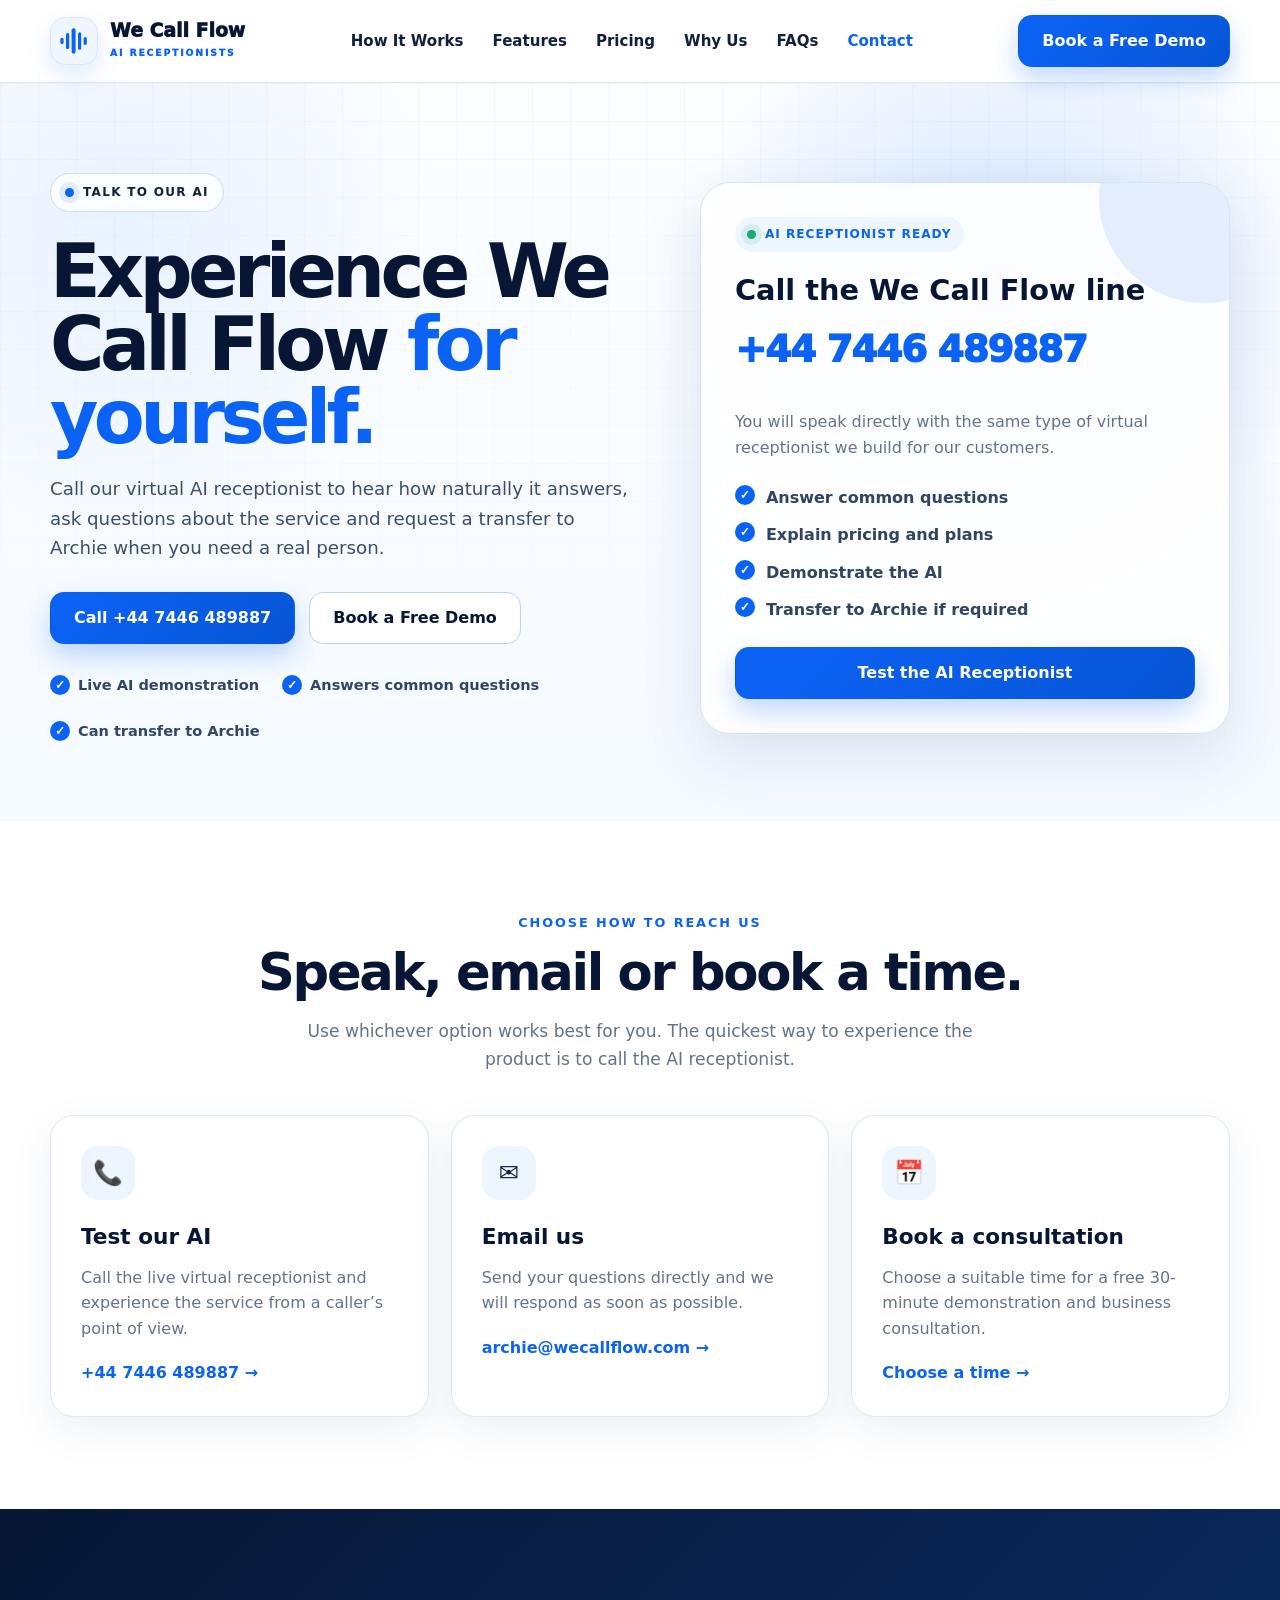
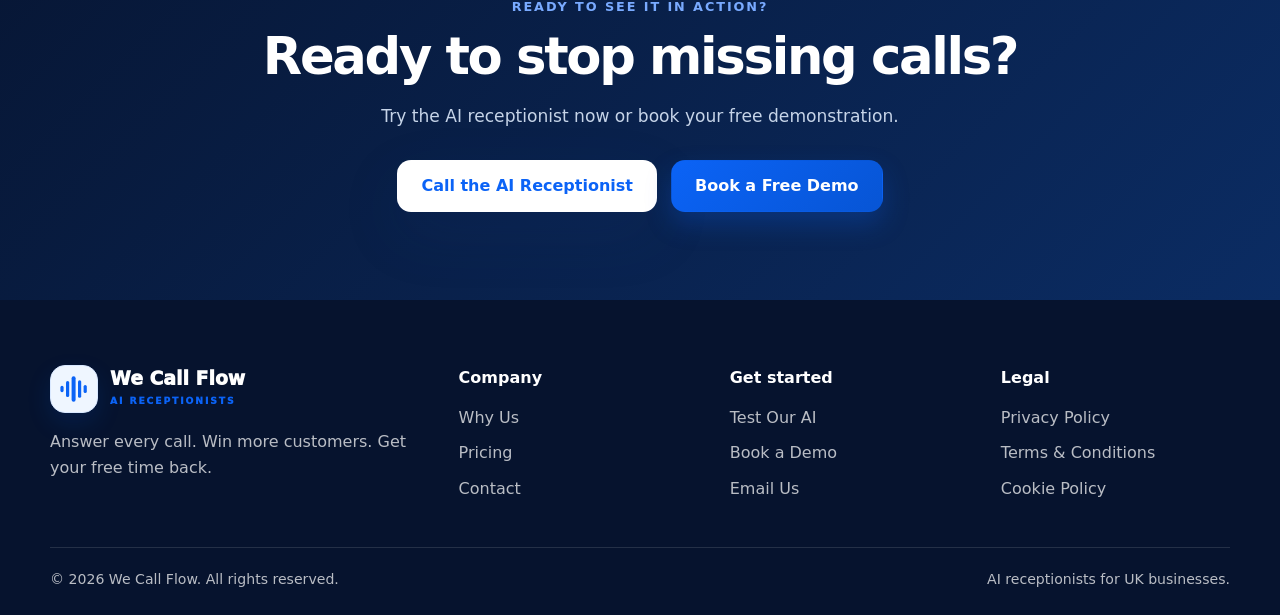
<file: contact.html>
<!DOCTYPE html>
<html lang="en">
<head>
<meta charset="UTF-8">
<meta name="viewport" content="width=device-width,initial-scale=1">
<meta name="description" content="Talk to We Call Flow's virtual AI receptionist, ask questions and book a free consultation.">
<title>Contact | We Call Flow</title>
<link rel="icon" type="image/png" href="images/we-call-flow-favicon.png">
<style>
:root{--navy:#071634;--blue:#0b63f6;--blue2:#4d8eff;--text:#12203f;--muted:#65728c;--line:#dce8f7;--sky:#f5f9ff;--green:#159769;--shadow:0 22px 60px rgba(24,65,130,.13);--r:24px;--max:1180px}*{box-sizing:border-box}html{scroll-behavior:smooth}body{margin:0;font-family:Inter,system-ui,-apple-system,"Segoe UI",sans-serif;color:var(--text);line-height:1.6;background:#fff;overflow-x:hidden}a{text-decoration:none;color:inherit}button,input,select,textarea{font:inherit}.container{width:min(calc(100% - 36px),var(--max));margin:auto}.section{padding:96px 0}.kicker{margin:0 0 12px;color:var(--blue);font-size:.8rem;font-weight:900;letter-spacing:.15em;text-transform:uppercase}.title{margin:0;color:var(--navy);font-size:clamp(2rem,4vw,3.55rem);line-height:1.08;letter-spacing:-.045em}.copy{max-width:700px;margin:18px 0 0;color:var(--muted);font-size:1.07rem}.center{text-align:center}.copy.center{margin-inline:auto}.header{position:sticky;top:0;z-index:50;background:rgba(255,255,255,.9);backdrop-filter:blur(16px);border-bottom:1px solid var(--line)}.nav{height:82px;display:flex;align-items:center;justify-content:space-between;gap:24px}.brand{display:flex;align-items:center;gap:12px}.mark{width:48px;height:48px;border-radius:15px;display:grid;place-items:center;background:#eff6ff;border:1px solid #d9e8ff;box-shadow:0 10px 24px rgba(11,99,246,.13)}.brand-name{display:block;font-size:1.18rem;font-weight:950;color:var(--navy);line-height:1}.brand-sub{display:block;margin-top:6px;color:var(--blue);font-size:.58rem;font-weight:950;letter-spacing:.2em}.links{display:flex;gap:29px;font-weight:760;font-size:.94rem}.links a:hover{color:var(--blue)}.btn{display:inline-flex;align-items:center;justify-content:center;gap:9px;min-height:52px;padding:0 23px;border:1px solid transparent;border-radius:14px;font-weight:900;transition:.22s;cursor:pointer}.btn:hover{transform:translateY(-2px)}.primary{color:#fff;background:linear-gradient(135deg,var(--blue),#0755d5);box-shadow:0 12px 26px rgba(11,99,246,.25)}.outline{background:#fff;border-color:#bdd3f3;color:var(--navy)}.light{background:#fff;color:var(--blue);box-shadow:var(--shadow)}.menu{display:none;width:43px;height:43px;border:1px solid var(--line);border-radius:13px;background:#fff;padding:10px}.menu span{display:block;height:2px;background:var(--navy);margin:5px 0}.hero{position:relative;overflow:hidden;padding:85px 0 58px;background:radial-gradient(circle at 75% 34%,rgba(11,99,246,.16),transparent 28%),radial-gradient(circle at 12% 22%,rgba(125,178,255,.14),transparent 25%),linear-gradient(180deg,#fbfdff,#f5faff)}.hero:before{content:"";position:absolute;inset:0;pointer-events:none;background-image:linear-gradient(rgba(11,99,246,.035) 1px,transparent 1px),linear-gradient(90deg,rgba(11,99,246,.035) 1px,transparent 1px);background-size:38px 38px;mask-image:linear-gradient(#000,transparent 82%)}.hero-grid{position:relative;z-index:2;display:grid;grid-template-columns:1.02fr .98fr;gap:65px;align-items:center}.eyebrow{display:inline-flex;align-items:center;gap:9px;padding:9px 14px;border:1px solid #cfdef3;border-radius:999px;background:rgba(255,255,255,.8);font-size:.75rem;font-weight:900;letter-spacing:.11em;text-transform:uppercase}.dot{width:9px;height:9px;border-radius:50%;background:var(--blue);box-shadow:0 0 0 6px rgba(11,99,246,.11)}h1{margin:25px 0 19px;color:var(--navy);font-size:clamp(3.2rem,6.2vw,6rem);line-height:.98;letter-spacing:-.065em}h1 span{color:var(--blue)}.hero-copy{max-width:630px;color:#3c4d6c;font-size:1.16rem}.actions{display:flex;gap:14px;flex-wrap:wrap;margin-top:30px}.points{display:flex;gap:23px;flex-wrap:wrap;margin-top:29px;font-weight:800;font-size:.91rem;color:#334566}.points span{display:flex;align-items:center;gap:8px}.tick{width:20px;height:20px;border-radius:50%;display:grid;place-items:center;background:var(--blue);color:#fff;font-size:.72rem}.visual{position:relative;min-height:570px;display:grid;place-items:center}.orbit{position:absolute;width:min(475px,90vw);aspect-ratio:1;border-radius:50%;border:1px dashed rgba(11,99,246,.55);animation:spin 34s linear infinite}.orbit:before,.orbit:after{content:"";position:absolute;width:12px;height:12px;border-radius:50%;background:var(--blue);box-shadow:0 0 20px rgba(11,99,246,.8)}.orbit:before{top:-6px;left:50%;transform:translateX(-50%)}.orbit:after{bottom:-6px;left:50%;transform:translateX(-50%)}.glow{position:absolute;width:360px;aspect-ratio:1;border-radius:50%;border:1px solid rgba(11,99,246,.14);background:radial-gradient(circle,rgba(11,99,246,.12),rgba(255,255,255,.5) 55%,transparent 72%)}.core{position:relative;z-index:3;width:260px;aspect-ratio:1;border-radius:50%;display:grid;place-items:center;text-align:center;padding:33px;background:#fff;border:1px solid #d4e4f8;box-shadow:0 28px 80px rgba(11,99,246,.18),inset 0 0 0 10px rgba(238,246,255,.8);animation:pulse 4s ease-in-out infinite}.core-title{margin-top:17px;color:var(--navy);font-weight:950;font-size:1.5rem;line-height:1}.core-sub{margin-top:8px;color:var(--blue);font-size:.66rem;font-weight:950;letter-spacing:.19em}.flow-card{position:absolute;z-index:4;width:215px;min-height:92px;padding:15px;display:flex;align-items:center;gap:13px;border-radius:18px;background:rgba(255,255,255,.97);border:1px solid #e2ebf7;box-shadow:0 14px 35px rgba(24,65,130,.1);animation:float 5s ease-in-out infinite}.flow-card:nth-of-type(even){animation-delay:-2.2s}.ico{flex:0 0 46px;width:46px;height:46px;border-radius:50%;display:grid;place-items:center;background:#eaf3ff;color:var(--blue);font-weight:950}.flow-card strong{display:block;color:var(--navy);line-height:1.25}.flow-card small{display:block;color:var(--muted);margin-top:4px}.call{top:20px;left:50%;transform:translateX(-50%)}.lead{left:-18px;top:190px}.book{right:-20px;top:187px}.sent{left:42px;bottom:34px}.focus{right:17px;bottom:30px}.trust{position:relative;z-index:2;margin-top:60px;padding:24px 30px;border:1px solid #d6e4f6;border-radius:24px;background:rgba(255,255,255,.92);box-shadow:0 14px 35px rgba(24,65,130,.09)}.trust-title{text-align:center;color:var(--blue);font-size:.76rem;font-weight:950;letter-spacing:.15em;text-transform:uppercase;margin-bottom:18px}.trust-items{display:grid;grid-template-columns:repeat(5,1fr)}.trust-item{display:flex;justify-content:center;align-items:center;gap:9px;padding:8px 12px;border-right:1px solid var(--line);font-weight:850;text-align:center}.trust-item:last-child{border:0}.comparison{display:grid;grid-template-columns:1fr 1fr;gap:24px;margin-top:48px}.panel{padding:34px;border:1px solid var(--line);border-radius:var(--r);background:#fff;box-shadow:0 14px 35px rgba(24,65,130,.08)}.panel.good{background:linear-gradient(145deg,#f7fbff,#eef7ff);border-color:#c7dcf7}.panel h3{margin:0 0 22px;color:var(--navy);font-size:1.35rem}.compare-list{list-style:none;margin:0;padding:0;display:grid;gap:20px}.compare-list li{display:grid;grid-template-columns:35px 1fr;gap:12px}.badge{width:30px;height:30px;border-radius:50%;display:grid;place-items:center;font-weight:950}.bad{background:#fff0f0;color:#e34b4b}.goodb{background:#e9fbf4;color:var(--green)}.features{background:#f7fbff}.feature-grid{display:grid;grid-template-columns:repeat(4,1fr);gap:20px;margin-top:42px}.feature{min-height:225px;padding:26px;border:1px solid var(--line);border-radius:22px;background:#fff;box-shadow:0 12px 30px rgba(27,66,123,.06);transition:.23s}.feature:hover{transform:translateY(-6px);box-shadow:var(--shadow)}.feature-icon{width:52px;height:52px;border-radius:16px;display:grid;place-items:center;background:#edf5ff;color:var(--blue);font-weight:950;margin-bottom:20px}.feature h3{margin:0;color:var(--navy);font-size:1.08rem}.feature p{margin:10px 0 0;color:var(--muted);font-size:.94rem}.steps{position:relative;display:grid;grid-template-columns:repeat(4,1fr);gap:18px;margin-top:46px}.steps:before{content:"";position:absolute;top:34px;left:10%;right:10%;height:2px;background:linear-gradient(90deg,#dbe8f8,var(--blue),#dbe8f8)}.step{position:relative;z-index:1;text-align:center;padding:0 10px}.num{width:68px;height:68px;margin:0 auto 20px;border-radius:50%;display:grid;place-items:center;background:var(--blue);color:#fff;border:8px solid #fff;box-shadow:0 0 0 1px #cfe0f5,0 10px 24px rgba(11,99,246,.2);font-weight:950}.step h3{margin:0;color:var(--navy)}.step p{margin:9px 0 0;color:var(--muted);font-size:.94rem}.roi{background:linear-gradient(135deg,#071634,#102b61)}.roi-grid{display:grid;grid-template-columns:.85fr 1.15fr;gap:65px;align-items:center}.roi .title,.roi .copy{color:#fff}.roi .copy{color:rgba(255,255,255,.7)}.calculator{padding:30px;border-radius:26px;background:#fff;box-shadow:0 30px 70px rgba(0,0,0,.18)}.field{display:grid;gap:8px;margin-bottom:16px}.field label{font-weight:850;color:var(--navy);font-size:.92rem}.field input,.booking-form input,.booking-form select,.booking-form textarea{width:100%;padding:13px 14px;border:1px solid #d5e1f0;border-radius:13px;background:#fbfdff;color:var(--navy);outline:none}.field input:focus,.booking-form input:focus,.booking-form select:focus,.booking-form textarea:focus{border-color:var(--blue);box-shadow:0 0 0 4px rgba(11,99,246,.1)}.result{margin-top:23px;padding:24px;border:1px solid #d3e5fb;border-radius:18px;background:linear-gradient(145deg,#edf5ff,#f9fcff)}.result small{color:var(--muted);font-weight:800}.result-number{font-size:2.3rem;font-weight:950;color:var(--blue);letter-spacing:-.04em}.result p{margin:2px 0 0;color:var(--muted)}.about-card{display:grid;grid-template-columns:1.05fr .95fr;overflow:hidden;border-radius:30px;background:linear-gradient(135deg,#0b63f6,#073f9f);box-shadow:var(--shadow)}.about-copy{padding:54px}.about-card .kicker,.about-card .title,.about-card .copy{color:#fff}.about-card .copy{color:rgba(255,255,255,.78)}.about-visual{min-height:400px;padding:42px;display:grid;place-items:center;background:radial-gradient(circle,rgba(255,255,255,.2),transparent 48%)}.support{max-width:340px;padding:30px;border:1px solid rgba(255,255,255,.25);border-radius:24px;background:rgba(255,255,255,.12);color:#fff}.support h3{font-size:1.55rem;margin:20px 0 8px}.support p{margin:0;color:rgba(255,255,255,.78)}.pricing{background:#f7fbff}.setup{max-width:860px;margin:34px auto 24px;padding:18px 22px;border:1px solid #cfe0f6;border-radius:18px;background:#fff;display:flex;justify-content:space-between;gap:20px;align-items:center}.setup p{margin:3px 0 0;color:var(--muted)}.toggle{width:max-content;margin:25px auto 38px;padding:5px;border:1px solid #d7e4f5;border-radius:14px;background:#fff}.toggle button{border:0;background:transparent;padding:10px 16px;border-radius:10px;font-weight:850;color:var(--muted);cursor:pointer}.toggle .active{background:var(--navy);color:#fff}.pricing-grid{display:grid;grid-template-columns:repeat(3,1fr);gap:22px}.price-card{position:relative;padding:31px;border:1px solid var(--line);border-radius:25px;background:#fff;box-shadow:0 14px 35px rgba(24,65,130,.09)}.price-card.popular{transform:translateY(-10px);border:2px solid var(--blue);box-shadow:0 25px 60px rgba(11,99,246,.18)}.popular-tag{position:absolute;top:-15px;left:50%;transform:translateX(-50%);padding:7px 13px;border-radius:999px;background:var(--blue);color:#fff;font-size:.69rem;font-weight:950;letter-spacing:.08em;white-space:nowrap}.price-card h3{margin:0;color:var(--navy);font-size:1.45rem}.price-sub{min-height:48px;color:var(--muted)}.price{margin-top:18px;color:var(--navy);font-size:2.35rem;font-weight:950;letter-spacing:-.05em}.price small{font-size:.85rem;color:var(--muted);letter-spacing:0}.saving{display:block;color:var(--green);font-size:.78rem;font-weight:850}.minutes{margin:20px 0;padding:11px 12px;border-radius:12px;background:#edf5ff;color:var(--blue);font-weight:900;text-align:center}.price-list{list-style:none;margin:0 0 28px;padding:0;display:grid;gap:11px;color:#40506d}.price-card .btn{width:100%}.pricing-note{max-width:850px;margin:32px auto 0;text-align:center;color:var(--muted);font-size:.9rem}.faq-list{max-width:850px;margin:38px auto 0;display:grid;gap:12px}details{padding:0 21px;border:1px solid var(--line);border-radius:17px;background:#fff;box-shadow:0 7px 18px rgba(20,59,111,.04)}summary{display:flex;justify-content:space-between;gap:20px;cursor:pointer;list-style:none;padding:20px 0;font-weight:900;color:var(--navy)}summary::-webkit-details-marker{display:none}details p{margin:0;padding:0 0 20px;color:var(--muted)}.demo{padding-top:18px}.demo-card{display:grid;grid-template-columns:1fr auto;align-items:center;gap:36px;padding:50px;border-radius:28px;background:linear-gradient(135deg,#0b63f6,#0744ad);box-shadow:var(--shadow)}.demo-card .kicker,.demo-card .title,.demo-card .copy{color:#fff}.demo-card .copy{color:rgba(255,255,255,.78)}.demo-points{display:flex;gap:20px;flex-wrap:wrap;margin-top:22px;color:#fff;font-weight:800}footer{padding:65px 0 25px;background:#06132e;color:rgba(255,255,255,.72)}.footer-grid{display:grid;grid-template-columns:1.6fr repeat(3,1fr);gap:42px}.footer-title{margin-bottom:14px;color:#fff;font-weight:900}.footer-links{display:grid;gap:10px}.footer-links a:hover{color:#fff}.footer-bottom{margin-top:45px;padding-top:20px;border-top:1px solid rgba(255,255,255,.12);display:flex;justify-content:space-between;gap:20px;font-size:.88rem}.reveal{opacity:0;transform:translateY(24px);transition:.7s}.reveal.visible{opacity:1;transform:none}@keyframes spin{to{transform:rotate(360deg)}}@keyframes float{0%,100%{translate:0 0}50%{translate:0 -9px}}@keyframes pulse{50%{transform:scale(1.025)}}
@media(max-width:1050px){.links{display:none}.menu{display:block}.links.open{display:flex;position:absolute;top:82px;left:18px;right:18px;flex-direction:column;align-items:flex-start;padding:22px;background:#fff;border:1px solid var(--line);border-radius:18px;box-shadow:var(--shadow)}.nav>.btn{display:none}.hero-grid,.roi-grid,.about-card,.booking-card{grid-template-columns:1fr}.feature-grid{grid-template-columns:repeat(2,1fr)}.pricing-grid{grid-template-columns:1fr;max-width:650px;margin:auto}.price-card.popular{transform:none}.trust-items{grid-template-columns:repeat(2,1fr)}.trust-item{border-right:0;border-bottom:1px solid var(--line)}.trust-item:last-child{grid-column:1/-1}.footer-grid{grid-template-columns:1.4fr 1fr 1fr}}
@media(max-width:760px){.section{padding:75px 0}.hero{padding-top:55px}.visual{min-height:540px;transform:scale(.86);margin-inline:-45px}.lead{left:0}.book{right:0}.sent{left:20px}.focus{right:8px}.comparison,.feature-grid,.steps{grid-template-columns:1fr}.steps:before{display:none}.about-copy,.about-visual{padding:34px}.demo-card{grid-template-columns:1fr;padding:35px}.booking-form{grid-template-columns:1fr}.booking-form>*{grid-column:1/-1}.footer-grid{grid-template-columns:1fr 1fr}.footer-grid>div:first-child{grid-column:1/-1}.footer-bottom{flex-direction:column}}
@media(max-width:520px){.container{width:min(calc(100% - 24px),var(--max))}.brand-sub{display:none}.brand-name{font-size:1rem}.mark{width:42px;height:42px}h1{font-size:clamp(3rem,14vw,4.4rem)}.actions .btn{width:100%}.visual{min-height:480px;transform:scale(.7);margin-inline:-90px}.trust-items{grid-template-columns:1fr}.trust-item:last-child{grid-column:auto}.panel,.calculator,.price-card,.booking-card{padding:24px}.setup{align-items:flex-start;flex-direction:column}.footer-grid{grid-template-columns:1fr}.footer-grid>div:first-child{grid-column:auto}}

.referral-popup{position:fixed;inset:0;z-index:9999;display:grid;place-items:center;padding:20px;opacity:0;visibility:hidden;pointer-events:none;transition:opacity .25s ease,visibility .25s ease}.referral-popup.open{opacity:1;visibility:visible;pointer-events:auto}.referral-backdrop{position:absolute;inset:0;background:rgba(6,19,46,.7);backdrop-filter:blur(7px)}.referral-card{position:relative;z-index:1;width:min(100%,500px);padding:38px;border:1px solid rgba(220,232,247,.95);border-radius:27px;background:#fff;box-shadow:0 30px 90px rgba(6,19,46,.32);text-align:center;transform:translateY(24px) scale(.97);transition:transform .3s ease}.referral-popup.open .referral-card{transform:none}.referral-close{position:absolute;top:14px;right:16px;width:39px;height:39px;border:0;border-radius:50%;background:#eef6ff;color:var(--navy);font-size:1.55rem;line-height:1;cursor:pointer}.referral-icon{width:70px;height:70px;margin:0 auto 17px;display:grid;place-items:center;border-radius:21px;background:#eef6ff;font-size:2rem}.referral-label{margin:0 0 8px;color:var(--blue);font-size:.76rem;font-weight:950;letter-spacing:.14em;text-transform:uppercase}.referral-card h2{margin:0;color:var(--navy);font-size:clamp(1.9rem,5vw,2.55rem);line-height:1.05;letter-spacing:-.045em}.referral-card p{margin:16px auto 0;color:var(--muted);line-height:1.65}.referral-benefits{margin:23px 0;display:grid;gap:9px;text-align:left}.referral-benefit{padding:12px 14px;border:1px solid #cfe0f6;border-radius:13px;background:#f3f8ff;color:var(--navy);font-weight:850}.referral-card .btn{width:100%}.referral-later{margin-top:12px;border:0;background:transparent;color:var(--muted);font-weight:800;cursor:pointer}.referral-small{display:block;margin-top:18px;color:#7b879e;line-height:1.45}.popup-open{overflow:hidden}.hero .btn,.header .btn,.header a{position:relative;z-index:3}@media(max-width:520px){.referral-card{padding:33px 23px 27px}}

/* Contact page additions — homepage styling remains untouched */
.contact-hero{position:relative;overflow:hidden;padding:90px 0 78px;background:
radial-gradient(circle at 78% 28%,rgba(11,99,246,.17),transparent 28%),
radial-gradient(circle at 10% 20%,rgba(125,178,255,.14),transparent 24%),
linear-gradient(180deg,#fbfdff,#f5faff)}
.contact-hero:before{content:"";position:absolute;inset:0;pointer-events:none;
background-image:linear-gradient(rgba(11,99,246,.035) 1px,transparent 1px),
linear-gradient(90deg,rgba(11,99,246,.035) 1px,transparent 1px);
background-size:38px 38px;mask-image:linear-gradient(#000,transparent 88%)}
.contact-grid{position:relative;z-index:2;display:grid;grid-template-columns:1.05fr .95fr;gap:64px;align-items:center}
.contact-title{margin:24px 0 20px;color:var(--navy);font-size:clamp(3rem,5.8vw,5.6rem);line-height:.98;letter-spacing:-.062em}
.contact-title span{color:var(--blue)}
.contact-lead{max-width:650px;color:#3c4d6c;font-size:1.14rem}
.demo-panel{position:relative;padding:34px;border:1px solid #d5e4f7;border-radius:30px;background:rgba(255,255,255,.91);box-shadow:var(--shadow);overflow:hidden}
.demo-panel:before{content:"";position:absolute;width:210px;height:210px;border-radius:50%;right:-80px;top:-90px;background:rgba(11,99,246,.1)}
.demo-status{position:relative;display:inline-flex;align-items:center;gap:9px;padding:8px 12px;border-radius:999px;background:#eef6ff;color:var(--blue);font-size:.76rem;font-weight:900;letter-spacing:.08em;text-transform:uppercase}
.live-dot{width:9px;height:9px;border-radius:50%;background:#19a974;box-shadow:0 0 0 6px rgba(25,169,116,.12)}
.demo-panel h2{position:relative;margin:22px 0 8px;color:var(--navy);font-size:1.8rem;line-height:1.15}
.phone-link{position:relative;display:inline-block;margin:4px 0 14px;color:var(--blue);font-size:clamp(1.65rem,3vw,2.35rem);font-weight:950;letter-spacing:-.035em}
.demo-panel p{position:relative;color:var(--muted)}
.demo-list{position:relative;display:grid;gap:12px;margin:24px 0}
.demo-list div{display:flex;align-items:flex-start;gap:11px;color:#314461;font-weight:720}
.demo-list .tick{flex:0 0 20px;margin-top:2px}
.contact-options{padding:92px 0;background:#fff}
.contact-card-grid{display:grid;grid-template-columns:repeat(3,1fr);gap:22px;margin-top:42px}
.contact-option{position:relative;padding:30px;border:1px solid var(--line);border-radius:24px;background:#fff;box-shadow:0 14px 42px rgba(24,65,130,.08);transition:.24s}
.contact-option:hover{transform:translateY(-6px);border-color:#b8d2f5;box-shadow:0 22px 52px rgba(24,65,130,.13)}
.contact-icon{width:54px;height:54px;border-radius:17px;display:grid;place-items:center;margin-bottom:20px;background:#edf5ff;font-size:1.5rem}
.contact-option h3{margin:0 0 10px;color:var(--navy);font-size:1.35rem}
.contact-option p{margin:0 0 19px;color:var(--muted)}
.text-link{color:var(--blue);font-weight:900}
.demo-steps{padding:96px 0;background:var(--sky)}
.steps-grid{display:grid;grid-template-columns:repeat(4,1fr);gap:18px;margin-top:42px}
.step-card{padding:26px;border:1px solid #dbe8f8;border-radius:22px;background:#fff}
.step-no{display:grid;place-items:center;width:34px;height:34px;border-radius:11px;margin-bottom:17px;background:var(--blue);color:#fff;font-weight:950}
.step-card h3{margin:0 0 8px;color:var(--navy)}
.step-card p{margin:0;color:var(--muted)}
.contact-faq{padding:96px 0}
.contact-faq-list{max-width:820px;margin:38px auto 0;display:grid;gap:14px}
.contact-faq details{border:1px solid var(--line);border-radius:18px;background:#fff;padding:0 22px}
.contact-faq summary{cursor:pointer;list-style:none;padding:21px 34px 21px 0;color:var(--navy);font-weight:900;position:relative}
.contact-faq summary::-webkit-details-marker{display:none}
.contact-faq summary:after{content:"+";position:absolute;right:0;top:15px;color:var(--blue);font-size:1.5rem}
.contact-faq details[open] summary:after{content:"–"}
.contact-faq details p{margin:0;padding:0 0 21px;color:var(--muted)}
.contact-cta{padding:88px 0;background:linear-gradient(135deg,#071634,#0b2c63);color:#fff}
.contact-cta .title{color:#fff}
.contact-cta .copy{color:#c6d4e8}
.contact-cta .actions{justify-content:center}
@media(max-width:900px){
.contact-grid{grid-template-columns:1fr;gap:42px}.contact-card-grid{grid-template-columns:1fr 1fr}.steps-grid{grid-template-columns:1fr 1fr}
}
@media(max-width:640px){
.contact-hero{padding:58px 0}.contact-title{font-size:clamp(2.65rem,15vw,4.2rem)}
.contact-card-grid,.steps-grid{grid-template-columns:1fr}.demo-panel{padding:25px}.phone-link{font-size:1.72rem}
}

/* Keep checkmarks perfectly centred inside their circles */
.contact-hero .tick,
.demo-panel .tick{
  display:inline-grid;
  place-items:center;
  width:20px;
  height:20px;
  min-width:20px;
  padding:0;
  border-radius:50%;
  line-height:1;
  font-size:12px;
  font-weight:950;
  text-align:center;
}
.contact-hero .points .tick{
  margin:0;
}
.demo-list .tick{
  margin-top:0;
}

</style>
</head>
<body>
<header class="header">
  <div class="container nav">
    <a class="brand" href="index.html#home"><span class="mark"><svg width="32" height="32" viewBox="0 0 40 40" fill="none"><rect x="3" y="16" width="4" height="8" rx="2" fill="#0B63F6"/><rect x="10" y="10" width="4" height="20" rx="2" fill="#0B63F6"/><rect x="17" y="4" width="5" height="32" rx="2.5" fill="#0B63F6"/><rect x="25" y="9" width="4" height="22" rx="2" fill="#0B63F6"/><rect x="32" y="15" width="4" height="10" rx="2" fill="#0B63F6"/></svg></span><span><span class="brand-name">We Call Flow</span><span class="brand-sub">AI RECEPTIONISTS</span></span></a>
    <nav class="links" id="links">
      <a href="index.html#how">How It Works</a>
      <a href="index.html#features">Features</a>
      <a href="index.html#pricing">Pricing</a>
      <a href="index.html#about">Why Us</a>
      <a href="index.html#faq">FAQs</a>
      <a href="contact.html" style="color:var(--blue)">Contact</a>
    </nav>
    <a class="btn primary" href="https://cal.com/wecallflow/consultation" target="_blank" rel="noopener noreferrer">Book a Free Demo</a>
    <button class="menu" id="menu" type="button" aria-label="Open menu" aria-controls="links" aria-expanded="false"><span></span><span></span><span></span></button>
  </div>
</header>

<main>
<section class="contact-hero">
  <div class="container contact-grid">
    <div>
      <div class="eyebrow"><span class="dot"></span>Talk to our AI</div>
      <h1 class="contact-title">Experience We Call Flow <span>for yourself.</span></h1>
      <p class="contact-lead">Call our virtual AI receptionist to hear how naturally it answers, ask questions about the service and request a transfer to Archie when you need a real person.</p>
      <div class="actions">
        <a class="btn primary" href="tel:+447446489887">Call +44 7446 489887</a>
        <a class="btn outline" href="https://cal.com/wecallflow/consultation" target="_blank" rel="noopener noreferrer">Book a Free Demo</a>
      </div>
      <div class="points">
        <span><span class="tick">✓</span>Live AI demonstration</span>
        <span><span class="tick">✓</span>Answers common questions</span>
        <span><span class="tick">✓</span>Can transfer to Archie</span>
      </div>
    </div>

    <aside class="demo-panel">
      <div class="demo-status"><span class="live-dot"></span>AI receptionist ready</div>
      <h2>Call the We Call Flow line</h2>
      <a class="phone-link" href="tel:+447446489887">+44 7446 489887</a>
      <p>You will speak directly with the same type of virtual receptionist we build for our customers.</p>
      <div class="demo-list">
        <div><span class="tick">✓</span><span>Answer common questions</span></div>
        <div><span class="tick">✓</span><span>Explain pricing and plans</span></div>
        <div><span class="tick">✓</span><span>Demonstrate the AI</span></div>
        <div><span class="tick">✓</span><span>Transfer to Archie if required</span></div>
      </div>
      <a class="btn primary" href="tel:+447446489887" style="width:100%">Test the AI Receptionist</a>
    </aside>
  </div>
</section>

<section class="contact-options">
  <div class="container">
    <p class="kicker center">Choose how to reach us</p>
    <h2 class="title center">Speak, email or book a time.</h2>
    <p class="copy center">Use whichever option works best for you. The quickest way to experience the product is to call the AI receptionist.</p>

    <div class="contact-card-grid">
      <article class="contact-option">
        <div class="contact-icon">📞</div>
        <h3>Test our AI</h3>
        <p>Call the live virtual receptionist and experience the service from a caller’s point of view.</p>
        <a class="text-link" href="tel:+447446489887">+44 7446 489887 →</a>
      </article>

      <article class="contact-option">
        <div class="contact-icon">✉️</div>
        <h3>Email us</h3>
        <p>Send your questions directly and we will respond as soon as possible.</p>
        <a class="text-link" href="mailto:archie@wecallflow.com">archie@wecallflow.com →</a>
      </article>

      <article class="contact-option">
        <div class="contact-icon">📅</div>
        <h3>Book a consultation</h3>
        <p>Choose a suitable time for a free 30-minute demonstration and business consultation.</p>
        <a class="text-link" href="https://cal.com/wecallflow/consultation" target="_blank" rel="noopener noreferrer">Choose a time →</a>
      </article>
    </div>
  </div>
</section>
<section class="contact-cta">
  <div class="container center">
    <p class="kicker" style="color:#79aaff">Ready to see it in action?</p>
    <h2 class="title">Ready to stop missing calls?</h2>
    <p class="copy center">Try the AI receptionist now or book your free demonstration.</p>
    <div class="actions">
      <a class="btn light" href="tel:+447446489887">Call the AI Receptionist</a>
      <a class="btn primary" href="https://cal.com/wecallflow/consultation" target="_blank" rel="noopener noreferrer">Book a Free Demo</a>
    </div>
  </div>
</section>
</main>

<footer>
  <div class="container">
    <div class="footer-grid">
      <div>
        <a class="brand" href="index.html#home"><span class="mark"><svg width="32" height="32" viewBox="0 0 40 40" fill="none"><rect x="3" y="16" width="4" height="8" rx="2" fill="#0B63F6"/><rect x="10" y="10" width="4" height="20" rx="2" fill="#0B63F6"/><rect x="17" y="4" width="5" height="32" rx="2.5" fill="#0B63F6"/><rect x="25" y="9" width="4" height="22" rx="2" fill="#0B63F6"/><rect x="32" y="15" width="4" height="10" rx="2" fill="#0B63F6"/></svg></span><span><span class="brand-name" style="color:#fff">We Call Flow</span><span class="brand-sub">AI RECEPTIONISTS</span></span></a>
        <p>Answer every call. Win more customers. Get your free time back.</p>
      </div>
      <div><div class="footer-title">Company</div><div class="footer-links"><a href="index.html#about">Why Us</a><a href="index.html#pricing">Pricing</a><a href="contact.html">Contact</a></div></div>
      <div><div class="footer-title">Get started</div><div class="footer-links"><a href="tel:+447446489887">Test Our AI</a><a href="https://cal.com/wecallflow/consultation" target="_blank" rel="noopener noreferrer">Book a Demo</a><a href="mailto:archie@wecallflow.com">Email Us</a></div></div>
      <div><div class="footer-title">Legal</div><div class="footer-links"><a href="privacy-policy.html">Privacy Policy</a><a href="terms.html">Terms &amp; Conditions</a><a href="cookie-policy.html">Cookie Policy</a></div></div>
    </div>
    <div class="footer-bottom"><span>© <span id="year"></span> We Call Flow. All rights reserved.</span><span>AI receptionists for UK businesses.</span></div>
  </div>
</footer>

<script>
document.getElementById('year').textContent = new Date().getFullYear();
const menu = document.getElementById('menu');
const links = document.getElementById('links');
menu?.addEventListener('click', () => {
  const open = links.classList.toggle('open');
  menu.setAttribute('aria-expanded', String(open));
});
links?.querySelectorAll('a').forEach(link => link.addEventListener('click', () => {
  links.classList.remove('open');
  menu?.setAttribute('aria-expanded','false');
}));
</script>
</body>
</html>
</file>
